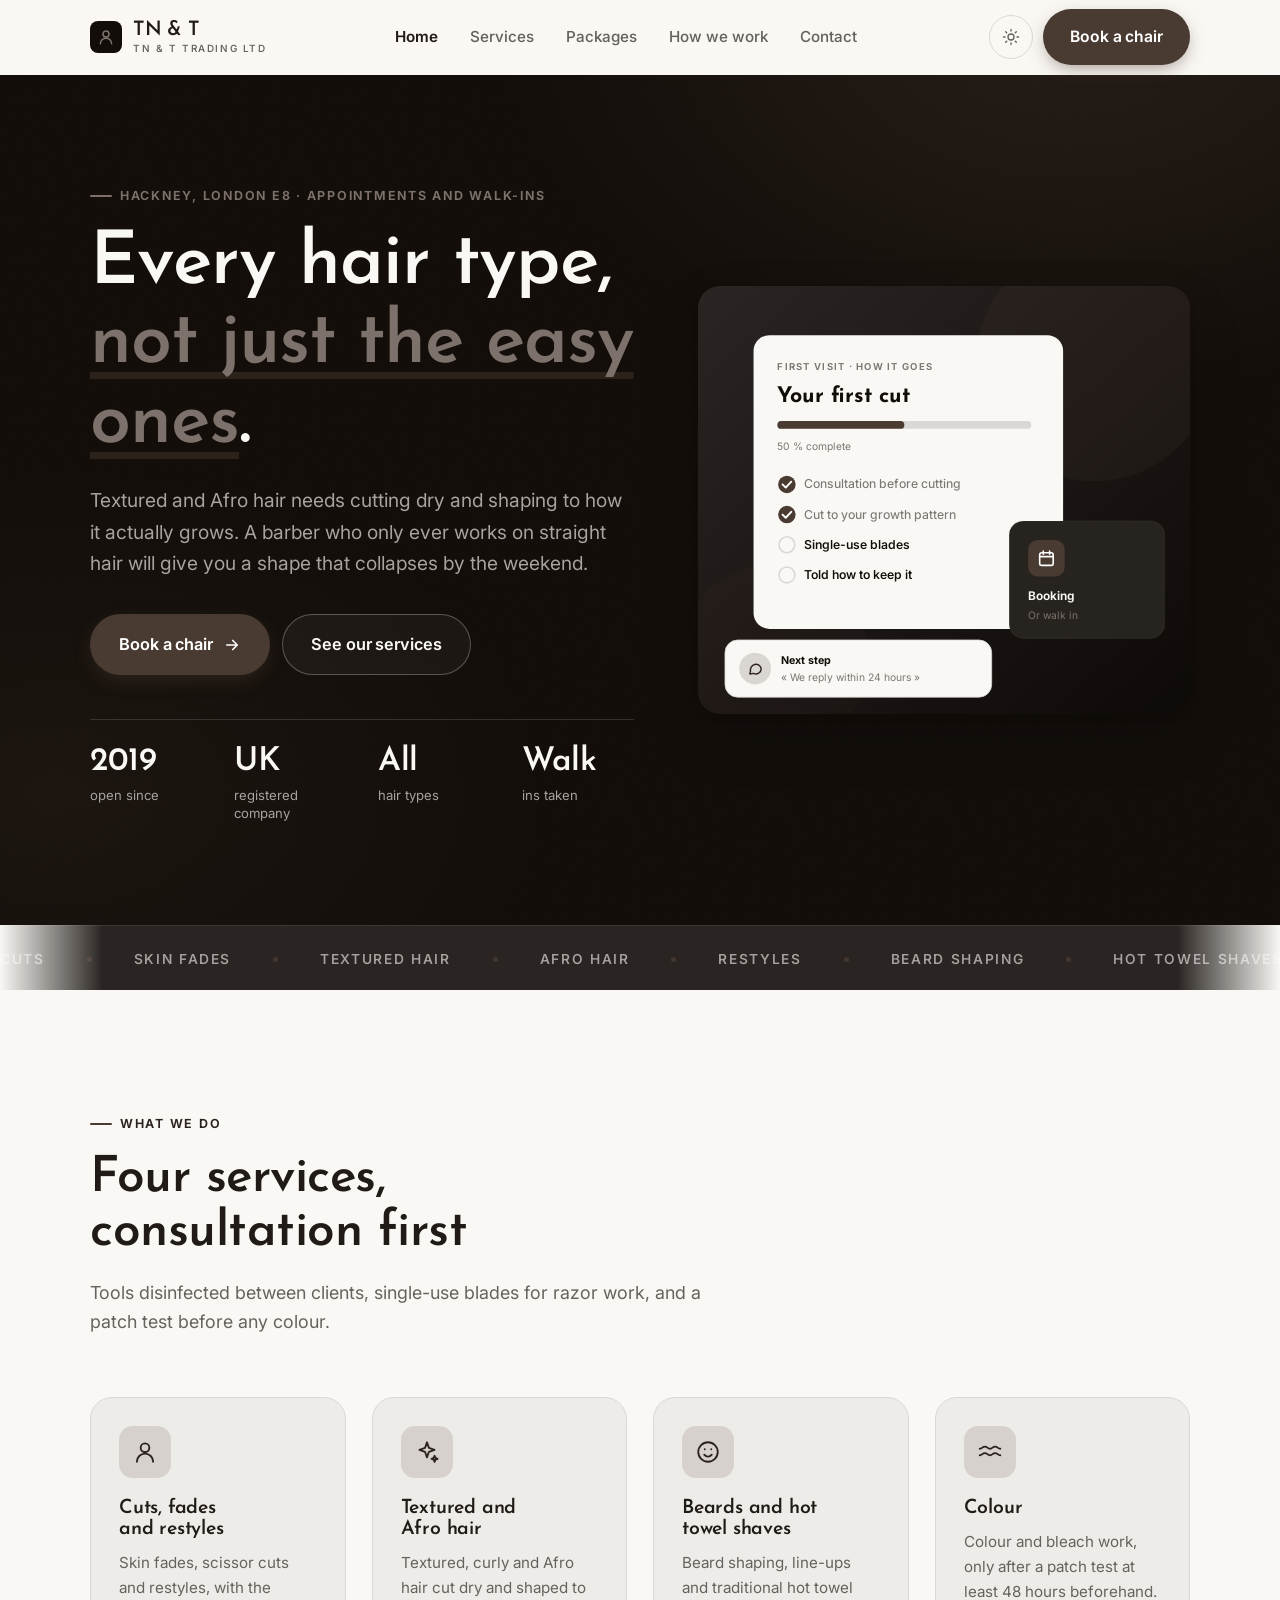
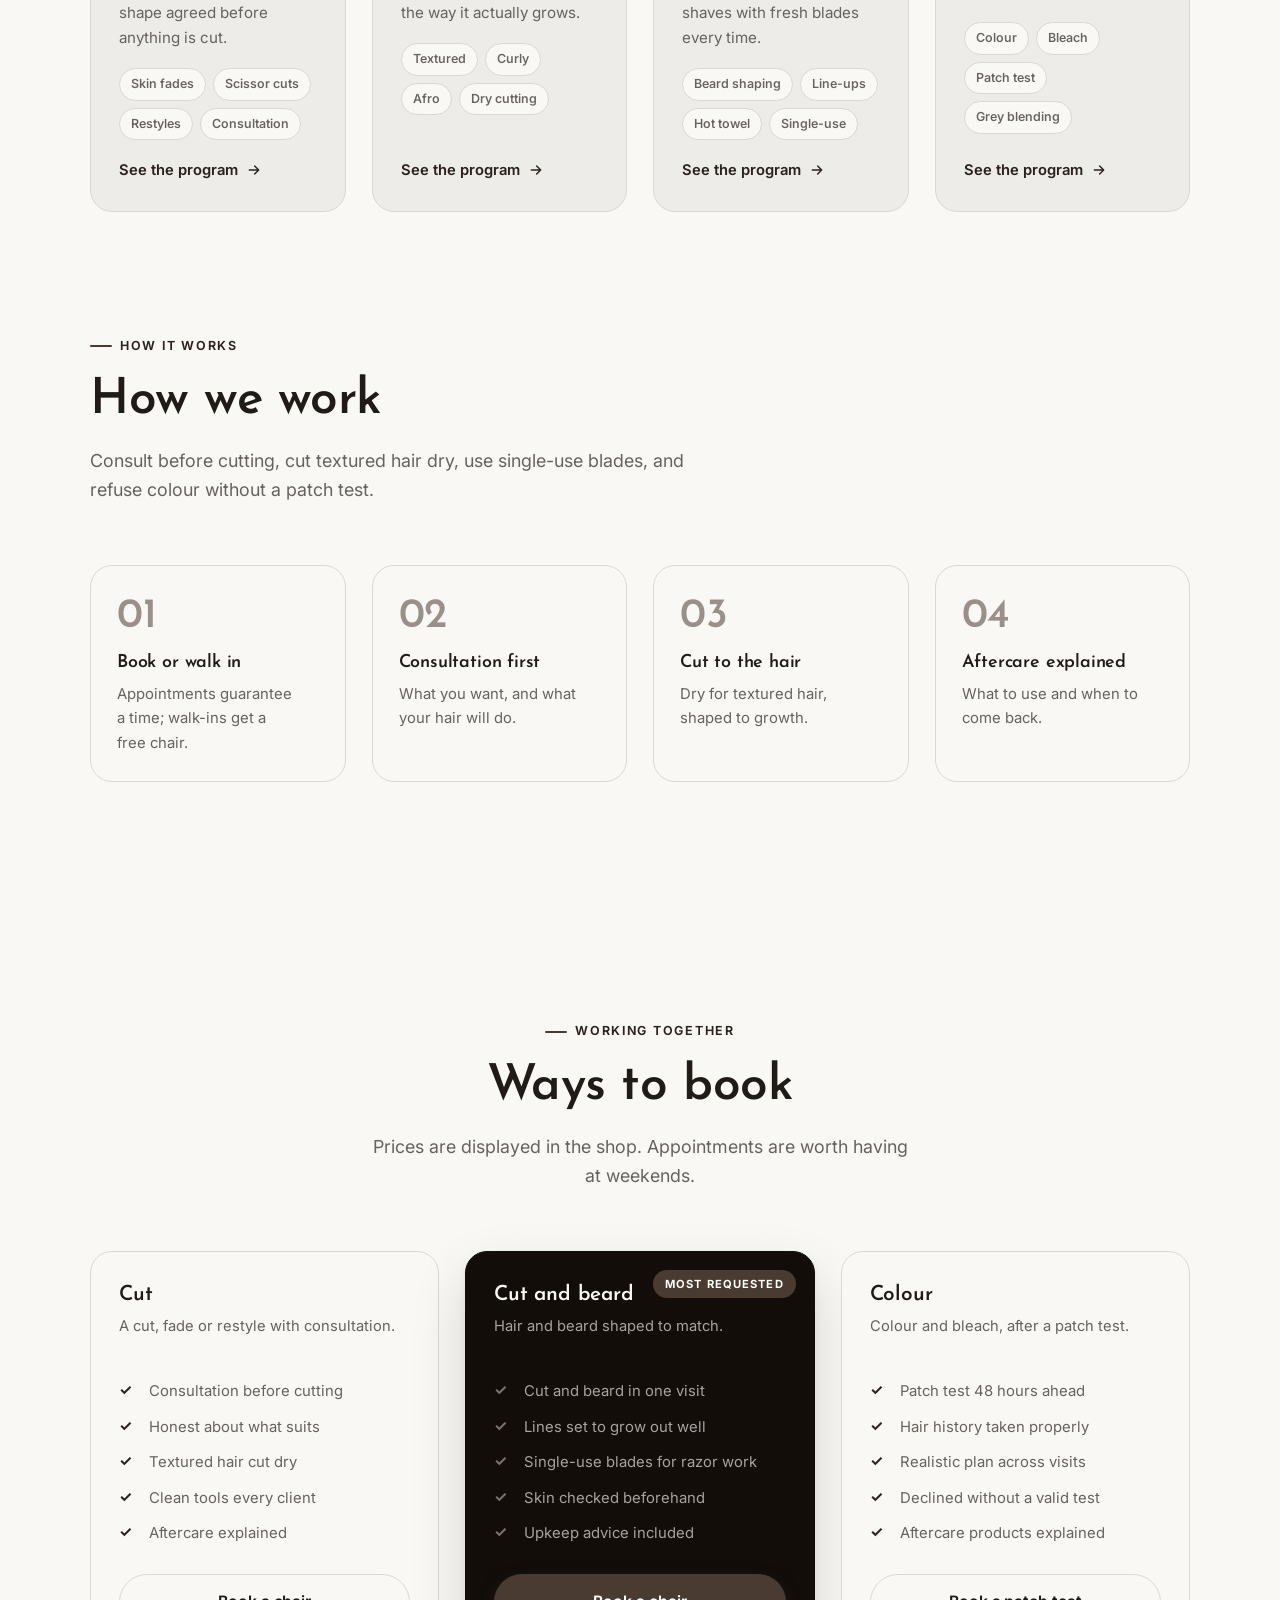
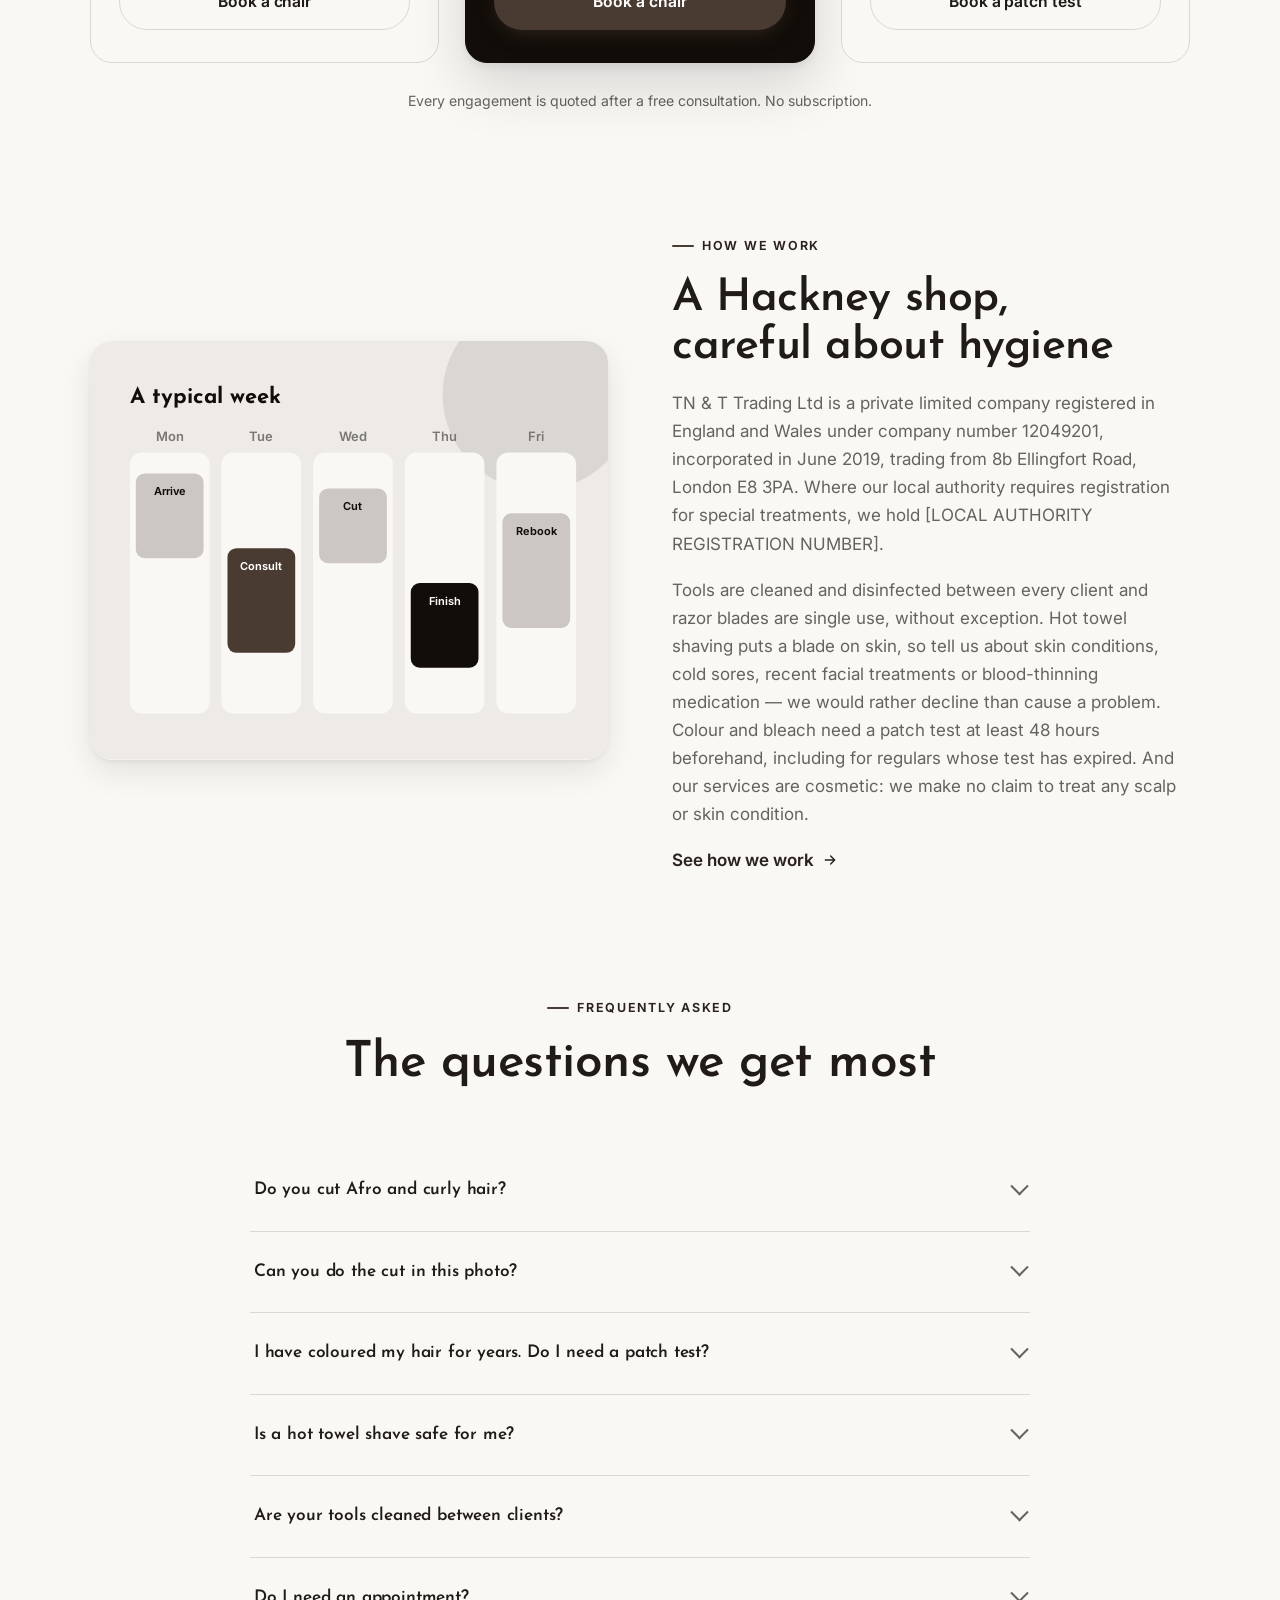
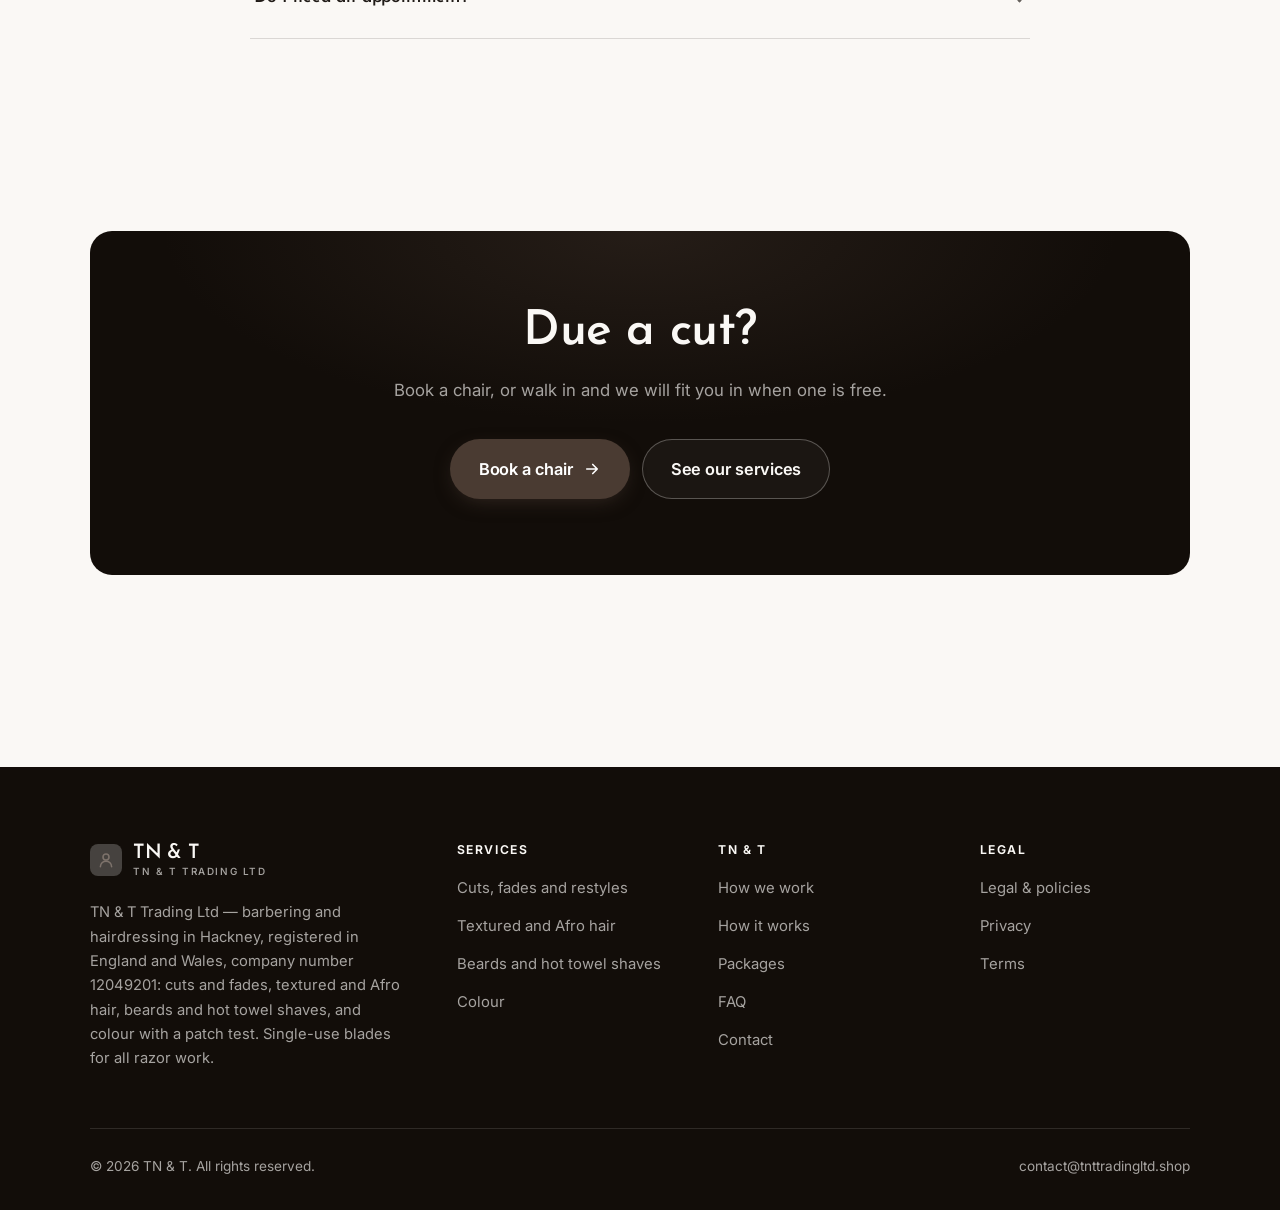
<file: index.html>
<!DOCTYPE html>
<html lang="en" class="no-js">
<head>
<meta charset="utf-8">
<meta name="viewport" content="width=device-width, initial-scale=1">
<title>TN &amp; T Trading Ltd — barbers in Hackney, all hair types</title>
<meta name="description" content="TN &amp; T Trading Ltd, barbering and hairdressing in Hackney E8: cuts and fades, textured and Afro hair, beards and hot towel shaves, and colour with a 48-hour patch test.">
<link rel="canonical" href="https://tnttradingltd.shop/">

<meta property="og:type" content="website">
<meta property="og:url" content="https://tnttradingltd.shop/">
<meta property="og:site_name" content="TN &amp; T">
<meta property="og:locale" content="en_US">
<meta property="og:title" content="TN &amp; T Trading Ltd — barbers in Hackney, all hair types">
<meta property="og:description" content="TN &amp; T Trading Ltd, barbering and hairdressing in Hackney E8: cuts and fades, textured and Afro hair, beards and hot towel shaves, and colour with a 48-hour patch test.">
<meta name="theme-color" content="#120d09">

<link rel="icon" href="assets/img/favicon.svg" type="image/svg+xml">
<link rel="preconnect" href="https://fonts.googleapis.com">
<link rel="preconnect" href="https://fonts.gstatic.com" crossorigin>
<link rel="stylesheet" href="https://fonts.googleapis.com/css2?family=Josefin+Sans:wght@400;600;700&family=Inter:wght@400..700&display=swap">
<link rel="stylesheet" href="assets/css/style.css">

<!-- Thème appliqué avant le premier rendu (évite le flash) -->
<script>
document.documentElement.classList.remove('no-js');
(function(){try{var t=localStorage.getItem('site-theme');if(t){document.documentElement.setAttribute('data-theme',t);}}catch(e){}})();
</script>
<script type="application/ld+json">
{
  "@context": "https://schema.org",
  "@type": "Organization",
  "name": "TN & T",
  "url": "https://tnttradingltd.shop/",
  "email": "contact@tnttradingltd.shop",
  "description": "TN & T Trading Ltd, barbering and hairdressing in Hackney E8: cuts and fades, textured and Afro hair, beards and hot towel shaves, and colour with a 48-hour patch test.",
  "areaServed": "US",
  "knowsLanguage": "en"
}
</script>
</head>

<body>
<a class="skip-link" href="#main">Skip to main content</a>

<header class="site-header">
  <nav class="wrap nav" aria-label="Main navigation">
    <a class="brand" href="index.html">
      <svg class="brand__mark" viewBox="0 0 64 64" aria-hidden="true">
        <rect class="bm-bg" width="64" height="64" rx="16"/>
        <g class="bm-ic" transform="translate(14 14) scale(1.5)" fill="none" stroke-width="2.1" stroke-linecap="round" stroke-linejoin="round"><circle cx="12" cy="8" r="4"/><path d="M4.5 21a7.5 7.5 0 0 1 15 0"/></g>
      </svg>
      <span>TN &amp; T<span class="brand__sub">TN &amp; T Trading Ltd</span></span>
    </a>

    <ul class="nav__links" id="nav-links">
      <li><a href="index.html" aria-current="page">Home</a></li>
      <li><a href="programs.html">Services</a></li>
      <li><a href="index.html#pricing">Packages</a></li>
      <li><a href="about.html">How we work</a></li>
      <li><a href="contact.html">Contact</a></li>
      <li><a class="btn btn--primary" href="contact.html">Book a chair</a></li>
    </ul>

    <div class="nav__cta">
      <button class="theme-toggle" type="button" aria-label="Switch to dark theme">
        <svg class="icon-sun" viewBox="0 0 24 24" fill="none" stroke="currentColor" stroke-width="1.8" stroke-linecap="round" aria-hidden="true"><circle cx="12" cy="12" r="4"/><path d="M12 2v2m0 16v2M2 12h2m16 0h2M4.9 4.9l1.4 1.4m11.4 11.4 1.4 1.4M19.1 4.9l-1.4 1.4M6.3 17.7l-1.4 1.4"/></svg>
        <svg class="icon-moon" viewBox="0 0 24 24" fill="none" stroke="currentColor" stroke-width="1.8" stroke-linecap="round" stroke-linejoin="round" aria-hidden="true"><path d="M21 12.8A9 9 0 1 1 11.2 3a7 7 0 0 0 9.8 9.8z"/></svg>
      </button>
      <a class="btn btn--primary" href="contact.html">Book a chair</a>
      <button class="nav__toggle" type="button" aria-expanded="false" aria-controls="nav-links" aria-label="Open menu">
        <svg class="icon-open" viewBox="0 0 24 24" fill="none" stroke="currentColor" stroke-width="2" stroke-linecap="round" aria-hidden="true"><path d="M3 6h18M3 12h18M3 18h18"/></svg>
        <svg class="icon-close" viewBox="0 0 24 24" fill="none" stroke="currentColor" stroke-width="2" stroke-linecap="round" aria-hidden="true"><path d="M6 6l12 12M18 6L6 18"/></svg>
      </button>
    </div>
  </nav>
</header>

<main id="main">

<section class="hero">
  <div class="wrap hero__inner">
    <div>
      <span class="eyebrow hero__eyebrow">Hackney, London E8 · Appointments and walk-ins</span>
      <h1>Every hair type,<br> <em>not just the easy ones</em>.</h1>
      <p class="hero__lede">Textured and Afro hair needs cutting dry and shaping to how it actually grows. A barber who only ever works on straight hair will give you a shape that collapses by the weekend.</p>

      <div class="hero__actions">
        <a class="btn btn--primary btn--lg" href="contact.html">Book a chair <svg viewBox="0 0 24 24" fill="none" stroke="currentColor" stroke-width="2.2" stroke-linecap="round" stroke-linejoin="round" aria-hidden="true"><path d="M5 12h14M13 6l6 6-6 6"/></svg></a>
        <a class="btn btn--on-dark btn--lg" href="programs.html">See our services</a>
      </div>

      <ul class="hero__proof">
        <li><span class="stat__num">2019</span><span class="stat__label">open since</span></li>
        <li><span class="stat__num">UK</span><span class="stat__label">registered company</span></li>
        <li><span class="stat__num">All</span><span class="stat__label">hair types</span></li>
        <li><span class="stat__num">Walk</span><span class="stat__label">ins taken</span></li>
      </ul>
    </div>

    <div class="hero__art">
      <svg viewBox="0 0 620 540" role="img" aria-label="How a first visit to TN &amp; T works, from consultation to aftercare.">
        <defs>
          <linearGradient id="hbg" x1="0" y1="0" x2="1" y2="1">
            <stop offset="0" stop-color="#2a2522"/><stop offset="1" stop-color="#0e0a07"/>
          </linearGradient>
        </defs>
        <rect width="620" height="540" rx="22" fill="url(#hbg)"/>
        <circle cx="500" cy="96" r="150" fill="#4a3b32" opacity=".16"/>
        <circle cx="96" cy="470" r="120" fill="#4a3b32" opacity=".08"/>

        <g style="font-family: var(--font-body)">
          <!-- Carte programme -->
          <rect x="70" y="62" width="390" height="370" rx="20" fill="#faf8f5"/>
          <text x="100" y="106" font-size="12" font-weight="650" letter-spacing="1.6" fill="#7a7773">FIRST VISIT · HOW IT GOES</text>
          <text x="100" y="146" font-size="27" font-weight="700" fill="#120d09" style="font-family: var(--font-display)">Your first cut</text>
          <rect x="100" y="170" width="320" height="10" rx="5" fill="#dad7d4"/>
          <rect x="100" y="170" width="160" height="10" rx="5" fill="#4a3b32"/>
          <text x="100" y="206" font-size="13" fill="#7a7773">50 % complete</text>
          <circle cx="112" cy="250" r="11" fill="#4a3b32"/><path d="M106.5 250l4 4 7-7.5" fill="none" stroke="#ffffff" stroke-width="2.4" stroke-linecap="round" stroke-linejoin="round"/><text x="134" y="255" font-size="15.5" fill="#7a7773" font-weight="450">Consultation before cutting</text>
          <circle cx="112" cy="288" r="11" fill="#4a3b32"/><path d="M106.5 288l4 4 7-7.5" fill="none" stroke="#ffffff" stroke-width="2.4" stroke-linecap="round" stroke-linejoin="round"/><text x="134" y="293" font-size="15.5" fill="#7a7773" font-weight="450">Cut to your growth pattern</text>
          <circle cx="112" cy="326" r="10" fill="none" stroke="#dad7d4" stroke-width="2"/><text x="134" y="331" font-size="15.5" fill="#120d09" font-weight="560">Single-use blades</text>
          <circle cx="112" cy="364" r="10" fill="none" stroke="#dad7d4" stroke-width="2"/><text x="134" y="369" font-size="15.5" fill="#120d09" font-weight="560">Told how to keep it</text>

          <!-- Carte séance -->
          <rect x="392" y="296" width="196" height="148" rx="18" fill="#27231f" stroke="#ffffff" stroke-opacity=".08"/>
          <rect x="416" y="320" width="46" height="46" rx="12" fill="#4a3b32"/>
          <g transform="translate(427 331)" fill="none" stroke="#ffffff" color="#ffffff" stroke-width="2" stroke-linecap="round" stroke-linejoin="round"><rect x="3.5" y="5" width="17" height="16" rx="2.5"/><path d="M8 3v4M16 3v4M3.5 10h17"/></g>
          <text x="416" y="396" font-size="15" font-weight="650" fill="#faf8f5">Booking</text>
          <text x="416" y="420" font-size="13" fill="#7d726b">Or walk in</text>

          <!-- Retour du coach -->
          <rect x="34" y="446" width="336" height="72" rx="16" fill="#faf8f5" stroke="#dad7d4"/>
          <circle cx="72" cy="482" r="20" fill="#dad6d2"/>
          <g transform="translate(62 472) scale(.84)" fill="none" stroke="#302621" stroke-width="2.2" stroke-linecap="round" stroke-linejoin="round"><path d="M21 12a8 8 0 0 1-11.6 7.1L4 20l1-4.6A8 8 0 1 1 21 12z"/></g>
          <text x="104" y="476" font-size="13.5" font-weight="700" fill="#120d09">Next step</text>
          <text x="104" y="498" font-size="13" fill="#7a7773">« We reply within 24 hours »</text>
        </g>
      </svg>
    </div>
  </div>
</section>

<div class="marquee" aria-hidden="true">
  <div class="marquee__track"><span>Cuts</span><span>Skin fades</span><span>Textured hair</span><span>Afro hair</span><span>Restyles</span><span>Beard shaping</span><span>Hot towel shaves</span><span>Colour</span><span>Patch tested</span><span>Hackney</span><span>Cuts</span><span>Skin fades</span><span>Textured hair</span><span>Afro hair</span><span>Restyles</span><span>Beard shaping</span><span>Hot towel shaves</span><span>Colour</span><span>Patch tested</span><span>Hackney</span></div>
</div>

<section class="section wrap" id="programs">
  <div class="section-head reveal">
    <span class="eyebrow">What we do</span>
    <h2>Four services, consultation first</h2>
    <p>Tools disinfected between clients, single-use blades for razor work, and a patch test before any colour.</p>
  </div>
  <div class="grid grid--4 reveal-group">
    <a class="card" href="programs.html#cuts">
      <div class="card__icon"><svg viewBox="0 0 24 24" fill="none" stroke="currentColor" stroke-width="1.7" stroke-linecap="round" stroke-linejoin="round" aria-hidden="true"><circle cx="12" cy="8" r="4"/><path d="M4.5 21a7.5 7.5 0 0 1 15 0"/></svg></div>
      <h3>Cuts, fades and restyles</h3>
      <p>Skin fades, scissor cuts and restyles, with the shape agreed before anything is cut.</p>
      <ul class="tags"><li>Skin fades</li><li>Scissor cuts</li><li>Restyles</li><li>Consultation</li></ul>
      <span class="arrow-link">See the program <svg viewBox="0 0 24 24" fill="none" stroke="currentColor" stroke-width="2.2" stroke-linecap="round" stroke-linejoin="round" aria-hidden="true"><path d="M5 12h14M13 6l6 6-6 6"/></svg></span>
    </a>
    <a class="card" href="programs.html#textured">
      <div class="card__icon"><svg viewBox="0 0 24 24" fill="none" stroke="currentColor" stroke-width="1.7" stroke-linecap="round" stroke-linejoin="round" aria-hidden="true"><path d="M12 3l1.8 5.2L19 10l-5.2 1.8L12 17l-1.8-5.2L5 10l5.2-1.8zM19 15.5l.8 2 2 .8-2 .8-.8 2-.8-2-2-.8 2-.8z"/></svg></div>
      <h3>Textured and Afro hair</h3>
      <p>Textured, curly and Afro hair cut dry and shaped to the way it actually grows.</p>
      <ul class="tags"><li>Textured</li><li>Curly</li><li>Afro</li><li>Dry cutting</li></ul>
      <span class="arrow-link">See the program <svg viewBox="0 0 24 24" fill="none" stroke="currentColor" stroke-width="2.2" stroke-linecap="round" stroke-linejoin="round" aria-hidden="true"><path d="M5 12h14M13 6l6 6-6 6"/></svg></span>
    </a>
    <a class="card" href="programs.html#beards">
      <div class="card__icon"><svg viewBox="0 0 24 24" fill="none" stroke="currentColor" stroke-width="1.7" stroke-linecap="round" stroke-linejoin="round" aria-hidden="true"><circle cx="12" cy="12" r="9"/><path d="M8.5 14.5c1 1.2 2.2 1.8 3.5 1.8s2.5-.6 3.5-1.8M9 9.5h.01M15 9.5h.01"/></svg></div>
      <h3>Beards and hot towel shaves</h3>
      <p>Beard shaping, line-ups and traditional hot towel shaves with fresh blades every time.</p>
      <ul class="tags"><li>Beard shaping</li><li>Line-ups</li><li>Hot towel</li><li>Single-use</li></ul>
      <span class="arrow-link">See the program <svg viewBox="0 0 24 24" fill="none" stroke="currentColor" stroke-width="2.2" stroke-linecap="round" stroke-linejoin="round" aria-hidden="true"><path d="M5 12h14M13 6l6 6-6 6"/></svg></span>
    </a>
    <a class="card" href="programs.html#colour">
      <div class="card__icon"><svg viewBox="0 0 24 24" fill="none" stroke="currentColor" stroke-width="1.7" stroke-linecap="round" stroke-linejoin="round" aria-hidden="true"><path d="M2.5 9c2.4 0 2.4-2 4.75-2s2.4 2 4.75 2 2.4-2 4.75-2 2.4 2 4.75 2M2.5 15c2.4 0 2.4-2 4.75-2s2.4 2 4.75 2 2.4-2 4.75-2 2.4 2 4.75 2"/></svg></div>
      <h3>Colour</h3>
      <p>Colour and bleach work, only after a patch test at least 48 hours beforehand.</p>
      <ul class="tags"><li>Colour</li><li>Bleach</li><li>Patch test</li><li>Grey blending</li></ul>
      <span class="arrow-link">See the program <svg viewBox="0 0 24 24" fill="none" stroke="currentColor" stroke-width="2.2" stroke-linecap="round" stroke-linejoin="round" aria-hidden="true"><path d="M5 12h14M13 6l6 6-6 6"/></svg></span>
    </a>
  </div>
</section>

<section class="section section--flush wrap" id="how-it-works">
  <div class="section-head reveal">
    <span class="eyebrow">How it works</span>
    <h2>How we work</h2>
    <p>Consult before cutting, cut textured hair dry, use single-use blades, and refuse colour without a patch test.</p>
  </div>
  <div class="grid grid--4 steps reveal-group">
    <article class="step">
      <h3>Book or walk in</h3>
      <p>Appointments guarantee a time; walk-ins get a free chair.</p>
    </article>
    <article class="step">
      <h3>Consultation first</h3>
      <p>What you want, and what your hair will do.</p>
    </article>
    <article class="step">
      <h3>Cut to the hair</h3>
      <p>Dry for textured hair, shaped to growth.</p>
    </article>
    <article class="step">
      <h3>Aftercare explained</h3>
      <p>What to use and when to come back.</p>
    </article>
  </div>
</section>

<section class="section wrap" id="pricing">
  <div class="section-head section-head--center reveal">
    <span class="eyebrow">Working together</span>
    <h2>Ways to book</h2>
    <p>Prices are displayed in the shop. Appointments are worth having at weekends.</p>
  </div>
  <div class="grid grid--3 plans reveal-group">
    <article class="plan">
      
      <h3>Cut</h3>
      <p class="plan__desc">A cut, fade or restyle with consultation.</p>
      
      <ul class="plan__features">
        <li>Consultation before cutting</li>
        <li>Honest about what suits</li>
        <li>Textured hair cut dry</li>
        <li>Clean tools every client</li>
        <li>Aftercare explained</li>
      </ul>
      <a class="btn btn--ghost btn--block" href="contact.html">Book a chair</a>
    </article>
    <article class="plan plan--featured">
      <span class="plan__tag">Most requested</span>
      <h3>Cut and beard</h3>
      <p class="plan__desc">Hair and beard shaped to match.</p>
      
      <ul class="plan__features">
        <li>Cut and beard in one visit</li>
        <li>Lines set to grow out well</li>
        <li>Single-use blades for razor work</li>
        <li>Skin checked beforehand</li>
        <li>Upkeep advice included</li>
      </ul>
      <a class="btn btn--primary btn--block" href="contact.html">Book a chair</a>
    </article>
    <article class="plan">
      
      <h3>Colour</h3>
      <p class="plan__desc">Colour and bleach, after a patch test.</p>
      
      <ul class="plan__features">
        <li>Patch test 48 hours ahead</li>
        <li>Hair history taken properly</li>
        <li>Realistic plan across visits</li>
        <li>Declined without a valid test</li>
        <li>Aftercare products explained</li>
      </ul>
      <a class="btn btn--ghost btn--block" href="contact.html">Book a patch test</a>
    </article>
  </div>
  <p class="plans-note">Every engagement is quoted after a free consultation. No subscription.</p>
</section>

<section class="section section--flush wrap">
  <div class="split reveal">
    <div class="split__art">
      <svg viewBox="0 0 520 420" role="img" aria-label="Example of a typical week: Arrive, Consult, Cut, Finish, Rebook.">
        <rect width="520" height="420" rx="20" fill="#eeebe7"/>
        <circle cx="450" cy="54" r="96" fill="#4a3b32" opacity=".12"/>
        <g style="font-family: var(--font-body)">
        <text x="40" y="62" font-size="22" font-weight="700" fill="#120d09" style="font-family: var(--font-display)">A typical week</text>
        <text x="80" y="100" text-anchor="middle" font-size="13" font-weight="600" fill="#7a7773">Mon</text>
        <rect x="40" y="112" width="80" height="262" rx="12" fill="#faf8f5"/>
        <rect x="46" y="133" width="68" height="85" rx="9" fill="#ccc7c2"/>
        <text x="80" y="155" text-anchor="middle" font-size="11" font-weight="650" fill="#120d09">Arrive</text>
        <text x="172" y="100" text-anchor="middle" font-size="13" font-weight="600" fill="#7a7773">Tue</text>
        <rect x="132" y="112" width="80" height="262" rx="12" fill="#faf8f5"/>
        <rect x="138" y="208" width="68" height="105" rx="9" fill="#4a3b32"/>
        <text x="172" y="230" text-anchor="middle" font-size="11" font-weight="650" fill="#ffffff">Consult</text>
        <text x="264" y="100" text-anchor="middle" font-size="13" font-weight="600" fill="#7a7773">Wed</text>
        <rect x="224" y="112" width="80" height="262" rx="12" fill="#faf8f5"/>
        <rect x="230" y="148" width="68" height="75" rx="9" fill="#ccc7c2"/>
        <text x="264" y="170" text-anchor="middle" font-size="11" font-weight="650" fill="#120d09">Cut</text>
        <text x="356" y="100" text-anchor="middle" font-size="13" font-weight="600" fill="#7a7773">Thu</text>
        <rect x="316" y="112" width="80" height="262" rx="12" fill="#faf8f5"/>
        <rect x="322" y="243" width="68" height="85" rx="9" fill="#120d09"/>
        <text x="356" y="265" text-anchor="middle" font-size="11" font-weight="650" fill="#faf8f5">Finish</text>
        <text x="448" y="100" text-anchor="middle" font-size="13" font-weight="600" fill="#7a7773">Fri</text>
        <rect x="408" y="112" width="80" height="262" rx="12" fill="#faf8f5"/>
        <rect x="414" y="173" width="68" height="115" rx="9" fill="#ccc7c2"/>
        <text x="448" y="195" text-anchor="middle" font-size="11" font-weight="650" fill="#120d09">Rebook</text>
        </g>
      </svg>
    </div>
    <div>
      <span class="eyebrow">How we work</span>
      <h2>A Hackney shop, careful about hygiene</h2>
      <p>TN &amp; T Trading Ltd is a private limited company registered in England and Wales under company number 12049201, incorporated in June 2019, trading from 8b Ellingfort Road, London E8 3PA. Where our local authority requires registration for special treatments, we hold [LOCAL AUTHORITY REGISTRATION NUMBER].</p>
      <p>Tools are cleaned and disinfected between every client and razor blades are single use, without exception. Hot towel shaving puts a blade on skin, so tell us about skin conditions, cold sores, recent facial treatments or blood-thinning medication — we would rather decline than cause a problem. Colour and bleach need a patch test at least 48 hours beforehand, including for regulars whose test has expired. And our services are cosmetic: we make no claim to treat any scalp or skin condition.</p>
      <p><a class="arrow-link" href="about.html">See how we work <svg viewBox="0 0 24 24" fill="none" stroke="currentColor" stroke-width="2.2" stroke-linecap="round" stroke-linejoin="round" aria-hidden="true"><path d="M5 12h14M13 6l6 6-6 6"/></svg></a></p>
    </div>
  </div>
</section>

<section class="section section--flush wrap" id="faq">
  <div class="section-head section-head--center reveal">
    <span class="eyebrow">Frequently asked</span>
    <h2>The questions we get most</h2>
  </div>
  <div class="faq reveal">
    <details>
      <summary>Do you cut Afro and curly hair?</summary>
      <p>Yes, and we cut it dry. Curly and Afro hair behaves differently wet and dry, so cutting it wet means guessing at the finished shape — which is why so many cuts look wrong once they dry.</p>
    </details>
    <details>
      <summary>Can you do the cut in this photo?</summary>
      <p>We will tell you honestly. Hair texture, density, hairline and growth pattern decide a great deal, and the person in the photo may simply have different hair to yours.</p>
    </details>
    <details>
      <summary>I have coloured my hair for years. Do I need a patch test?</summary>
      <p>Yes. Sensitisation can develop after years without any problem, which is exactly why the test is repeated. If your last one is out of date we will decline the colour.</p>
    </details>
    <details>
      <summary>Is a hot towel shave safe for me?</summary>
      <p>Usually, but tell us about skin conditions, cold sores, recent facial treatments or blood thinners first. Sometimes the right answer is to wait, and we will say so.</p>
    </details>
    <details>
      <summary>Are your tools cleaned between clients?</summary>
      <p>Yes, cleaned and disinfected every time, and razor blades are single use. It is worth asking this wherever you go.</p>
    </details>
    <details>
      <summary>Do I need an appointment?</summary>
      <p>Not necessarily — walk in and we will fit you in when a chair is free. At weekends an appointment is worth having, because the wait can be long.</p>
    </details>
  </div>
</section>

<section class="wrap section--tight">
  <div class="cta-band reveal">
    <h2>Due a cut?</h2>
    <p>Book a chair, or walk in and we will fit you in when one is free.</p>
    <div class="hero__actions">
      <a class="btn btn--primary btn--lg" href="contact.html">Book a chair <svg viewBox="0 0 24 24" fill="none" stroke="currentColor" stroke-width="2.2" stroke-linecap="round" stroke-linejoin="round" aria-hidden="true"><path d="M5 12h14M13 6l6 6-6 6"/></svg></a>
      <a class="btn btn--on-dark btn--lg" href="programs.html">See our services</a>
    </div>
  </div>
</section>

</main>

<footer class="site-footer">
  <div class="wrap">
    <div class="footer__grid">
      <div class="footer__brand">
        <a class="brand" href="index.html">
          <svg class="brand__mark" viewBox="0 0 64 64" aria-hidden="true">
        <rect class="bm-bg" width="64" height="64" rx="16"/>
        <g class="bm-ic" transform="translate(14 14) scale(1.5)" fill="none" stroke-width="2.1" stroke-linecap="round" stroke-linejoin="round"><circle cx="12" cy="8" r="4"/><path d="M4.5 21a7.5 7.5 0 0 1 15 0"/></g>
      </svg>
          <span>TN &amp; T<span class="brand__sub">TN &amp; T Trading Ltd</span></span>
        </a>
        <p>TN &amp; T Trading Ltd — barbering and hairdressing in Hackney, registered in England and Wales, company number 12049201: cuts and fades, textured and Afro hair, beards and hot towel shaves, and colour with a patch test. Single-use blades for all razor work.</p>
      </div>

      <div class="footer__col">
        <h4>Services</h4>
        <ul>
          <li><a href="programs.html#cuts">Cuts, fades and restyles</a></li>
          <li><a href="programs.html#textured">Textured and Afro hair</a></li>
          <li><a href="programs.html#beards">Beards and hot towel shaves</a></li>
          <li><a href="programs.html#colour">Colour</a></li>
        </ul>
      </div>

      <div class="footer__col">
        <h4>TN &amp; T</h4>
        <ul>
          <li><a href="about.html">How we work</a></li>
          <li><a href="index.html#how-it-works">How it works</a></li>
          <li><a href="index.html#pricing">Packages</a></li>
          <li><a href="index.html#faq">FAQ</a></li>
          <li><a href="contact.html">Contact</a></li>
        </ul>
      </div>

      <div class="footer__col">
        <h4>Legal</h4>
        <ul>
          <li><a href="legal.html">Legal &amp; policies</a></li>
          <li><a href="legal.html#privacy">Privacy</a></li>
          <li><a href="legal.html#terms">Terms</a></li>
        </ul>
      </div>
    </div>

    <div class="footer__bottom">
      <p>© <span data-year>2026</span> TN &amp; T. All rights reserved.</p>
      <p><a href="mailto:contact@tnttradingltd.shop">contact@tnttradingltd.shop</a></p>
    </div>
  </div>
</footer>

<script src="assets/js/main.js" defer></script>
</body>
</html>
</file>
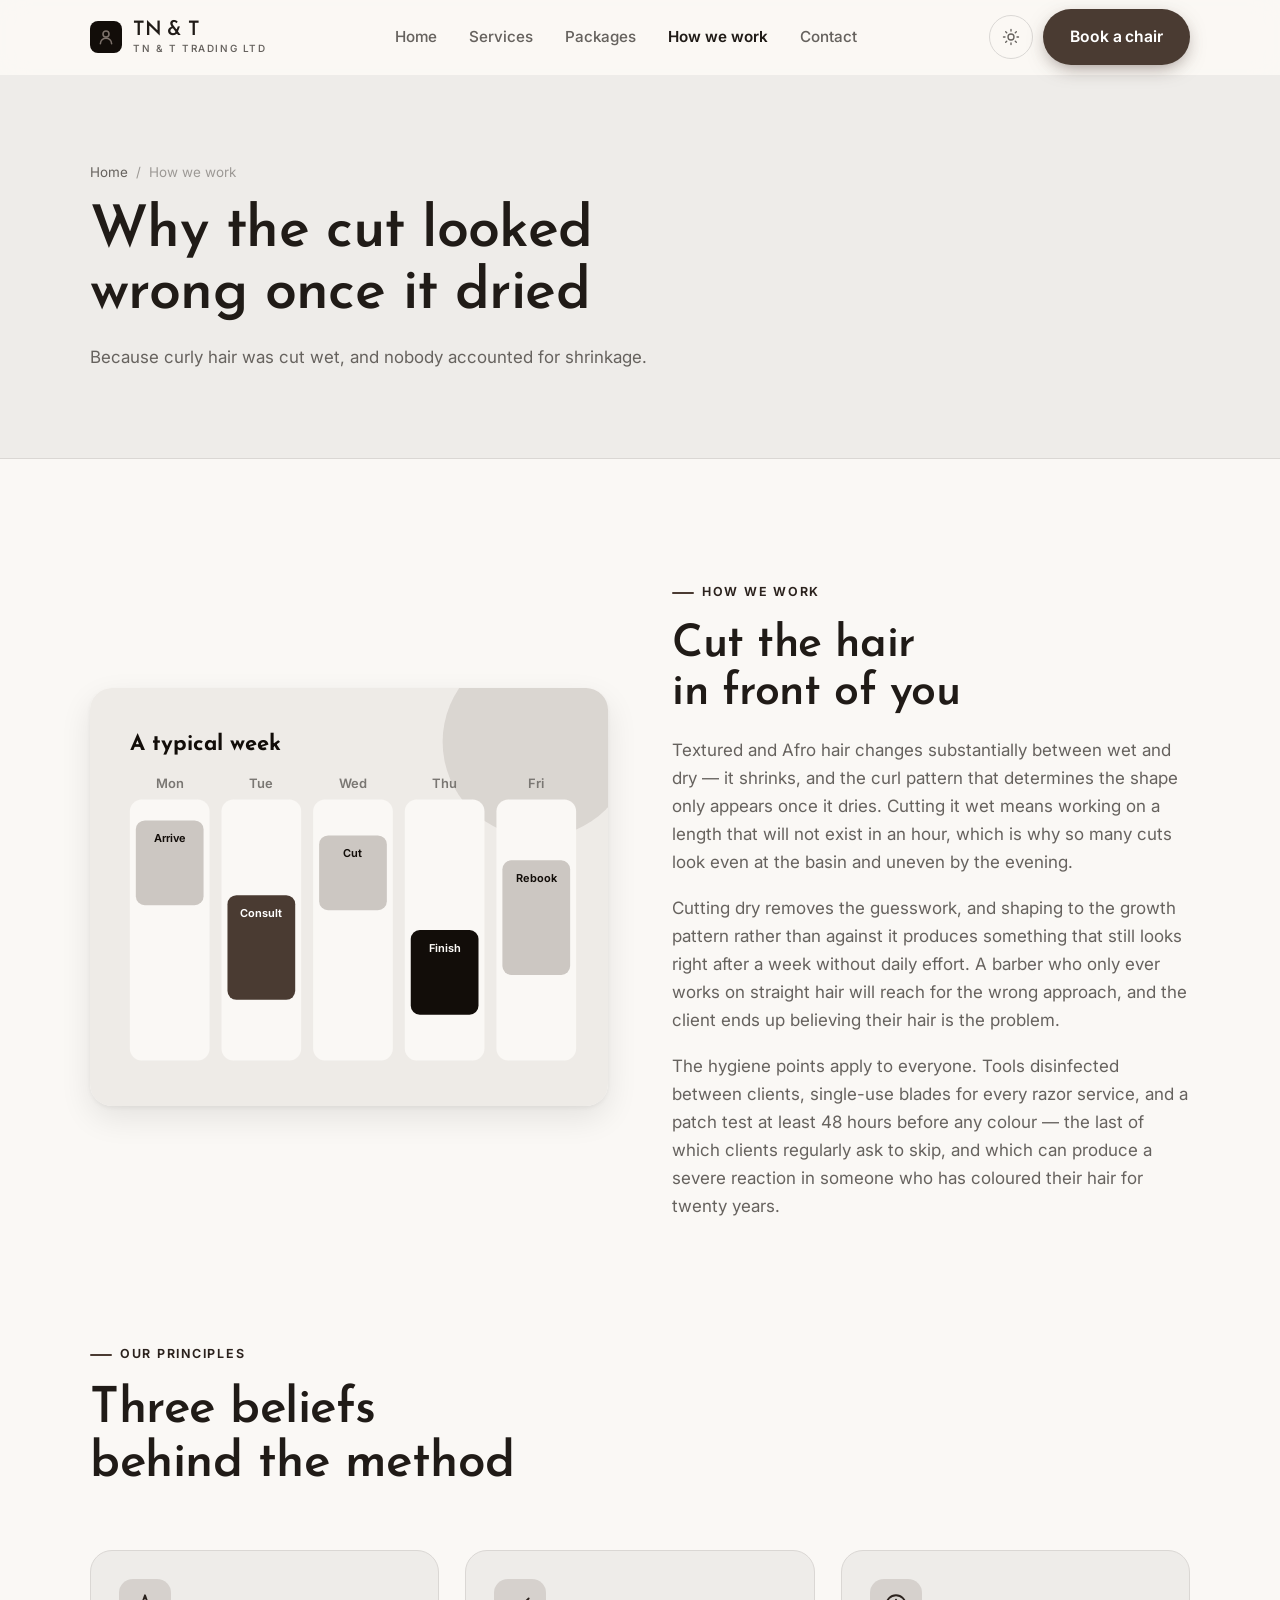
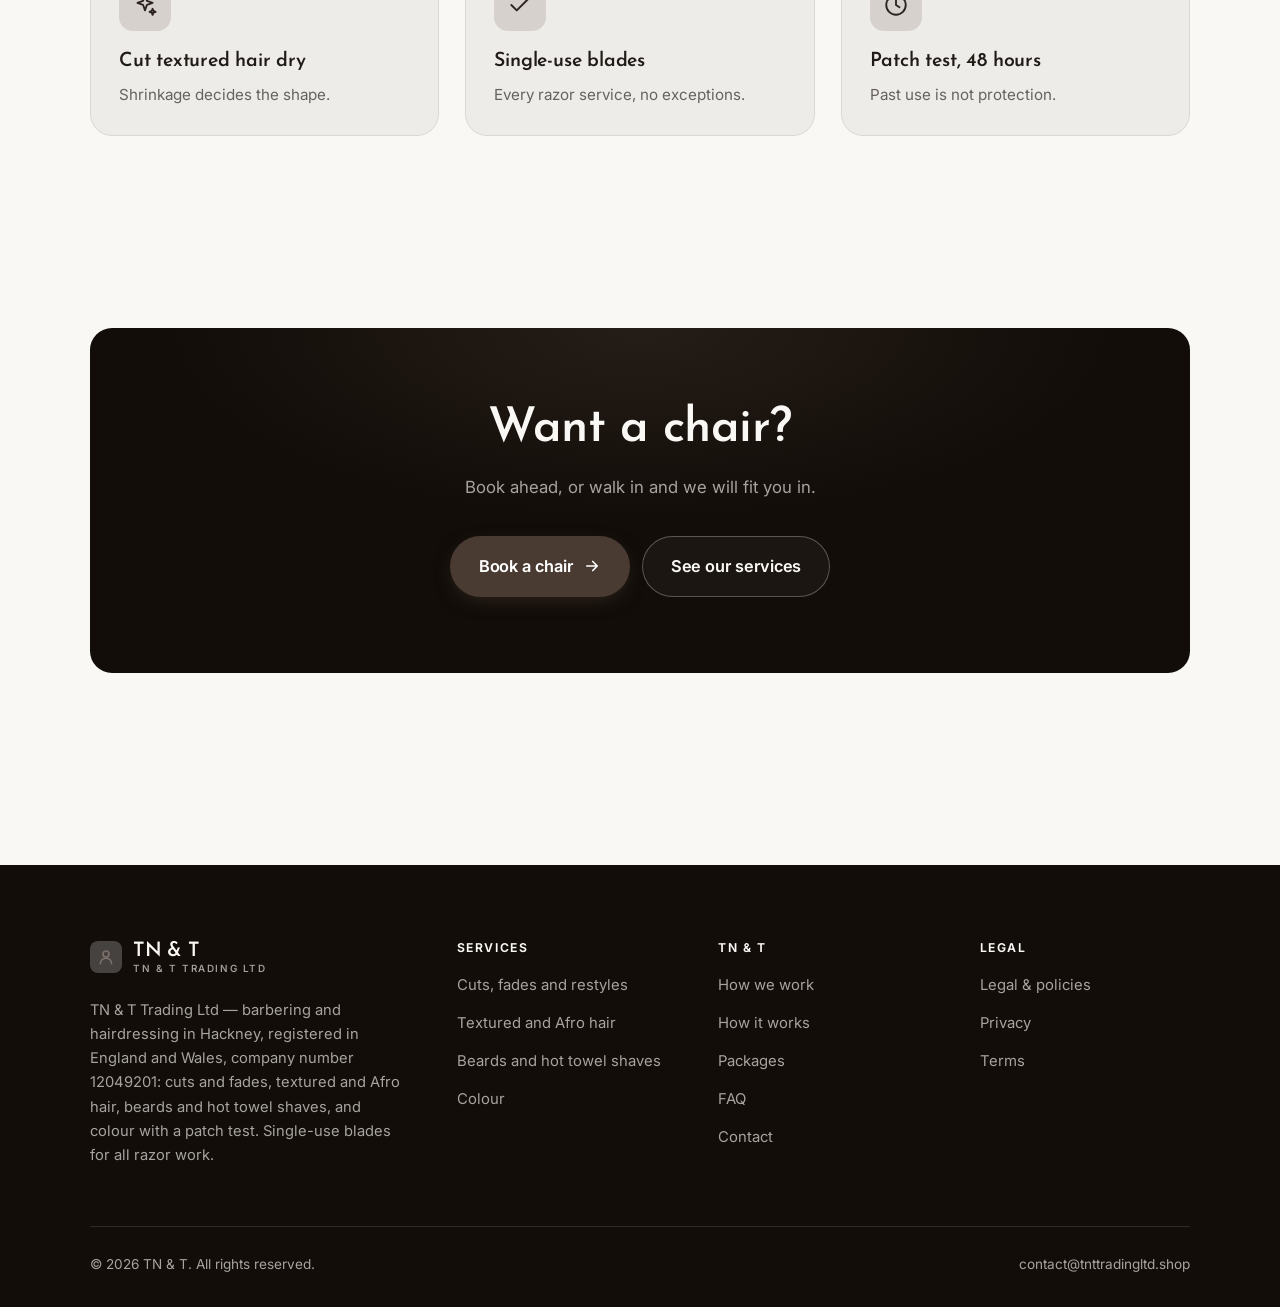
<file: about.html>
<!DOCTYPE html>
<html lang="en" class="no-js">
<head>
<meta charset="utf-8">
<meta name="viewport" content="width=device-width, initial-scale=1">
<title>How we work — TN &amp; T</title>
<meta name="description" content="About TN &amp; T Trading Ltd, barbers in Hackney E8, company number 12049201.">
<link rel="canonical" href="https://tnttradingltd.shop/about.html">

<meta property="og:type" content="website">
<meta property="og:url" content="https://tnttradingltd.shop/about.html">
<meta property="og:site_name" content="TN &amp; T">
<meta property="og:locale" content="en_US">
<meta property="og:title" content="How we work — TN &amp; T">
<meta property="og:description" content="About TN &amp; T Trading Ltd, barbers in Hackney E8, company number 12049201.">
<meta name="theme-color" content="#120d09">

<link rel="icon" href="assets/img/favicon.svg" type="image/svg+xml">
<link rel="preconnect" href="https://fonts.googleapis.com">
<link rel="preconnect" href="https://fonts.gstatic.com" crossorigin>
<link rel="stylesheet" href="https://fonts.googleapis.com/css2?family=Josefin+Sans:wght@400;600;700&family=Inter:wght@400..700&display=swap">
<link rel="stylesheet" href="assets/css/style.css">

<!-- Thème appliqué avant le premier rendu (évite le flash) -->
<script>
document.documentElement.classList.remove('no-js');
(function(){try{var t=localStorage.getItem('site-theme');if(t){document.documentElement.setAttribute('data-theme',t);}}catch(e){}})();
</script>
</head>

<body>
<a class="skip-link" href="#main">Skip to main content</a>

<header class="site-header">
  <nav class="wrap nav" aria-label="Main navigation">
    <a class="brand" href="index.html">
      <svg class="brand__mark" viewBox="0 0 64 64" aria-hidden="true">
        <rect class="bm-bg" width="64" height="64" rx="16"/>
        <g class="bm-ic" transform="translate(14 14) scale(1.5)" fill="none" stroke-width="2.1" stroke-linecap="round" stroke-linejoin="round"><circle cx="12" cy="8" r="4"/><path d="M4.5 21a7.5 7.5 0 0 1 15 0"/></g>
      </svg>
      <span>TN &amp; T<span class="brand__sub">TN &amp; T Trading Ltd</span></span>
    </a>

    <ul class="nav__links" id="nav-links">
      <li><a href="index.html">Home</a></li>
      <li><a href="programs.html">Services</a></li>
      <li><a href="index.html#pricing">Packages</a></li>
      <li><a href="about.html" aria-current="page">How we work</a></li>
      <li><a href="contact.html">Contact</a></li>
      <li><a class="btn btn--primary" href="contact.html">Book a chair</a></li>
    </ul>

    <div class="nav__cta">
      <button class="theme-toggle" type="button" aria-label="Switch to dark theme">
        <svg class="icon-sun" viewBox="0 0 24 24" fill="none" stroke="currentColor" stroke-width="1.8" stroke-linecap="round" aria-hidden="true"><circle cx="12" cy="12" r="4"/><path d="M12 2v2m0 16v2M2 12h2m16 0h2M4.9 4.9l1.4 1.4m11.4 11.4 1.4 1.4M19.1 4.9l-1.4 1.4M6.3 17.7l-1.4 1.4"/></svg>
        <svg class="icon-moon" viewBox="0 0 24 24" fill="none" stroke="currentColor" stroke-width="1.8" stroke-linecap="round" stroke-linejoin="round" aria-hidden="true"><path d="M21 12.8A9 9 0 1 1 11.2 3a7 7 0 0 0 9.8 9.8z"/></svg>
      </button>
      <a class="btn btn--primary" href="contact.html">Book a chair</a>
      <button class="nav__toggle" type="button" aria-expanded="false" aria-controls="nav-links" aria-label="Open menu">
        <svg class="icon-open" viewBox="0 0 24 24" fill="none" stroke="currentColor" stroke-width="2" stroke-linecap="round" aria-hidden="true"><path d="M3 6h18M3 12h18M3 18h18"/></svg>
        <svg class="icon-close" viewBox="0 0 24 24" fill="none" stroke="currentColor" stroke-width="2" stroke-linecap="round" aria-hidden="true"><path d="M6 6l12 12M18 6L6 18"/></svg>
      </button>
    </div>
  </nav>
</header>

<main id="main">

<section class="page-head">
  <div class="wrap">
    <nav class="breadcrumb" aria-label="Breadcrumb">
      <a href="index.html">Home</a><span>/</span><span aria-current="page">How we work</span>
    </nav>
    <h1>Why the cut looked wrong once it dried</h1>
    <p>Because curly hair was cut wet, and nobody accounted for shrinkage.</p>
  </div>
</section>

<section class="section wrap">
  <div class="split reveal">
    <div class="split__art">
      <svg viewBox="0 0 520 420" role="img" aria-label="Example of a typical week: Arrive, Consult, Cut, Finish, Rebook.">
        <rect width="520" height="420" rx="20" fill="#eeebe7"/>
        <circle cx="450" cy="54" r="96" fill="#4a3b32" opacity=".12"/>
        <g style="font-family: var(--font-body)">
        <text x="40" y="62" font-size="22" font-weight="700" fill="#120d09" style="font-family: var(--font-display)">A typical week</text>
        <text x="80" y="100" text-anchor="middle" font-size="13" font-weight="600" fill="#7a7773">Mon</text>
        <rect x="40" y="112" width="80" height="262" rx="12" fill="#faf8f5"/>
        <rect x="46" y="133" width="68" height="85" rx="9" fill="#ccc7c2"/>
        <text x="80" y="155" text-anchor="middle" font-size="11" font-weight="650" fill="#120d09">Arrive</text>
        <text x="172" y="100" text-anchor="middle" font-size="13" font-weight="600" fill="#7a7773">Tue</text>
        <rect x="132" y="112" width="80" height="262" rx="12" fill="#faf8f5"/>
        <rect x="138" y="208" width="68" height="105" rx="9" fill="#4a3b32"/>
        <text x="172" y="230" text-anchor="middle" font-size="11" font-weight="650" fill="#ffffff">Consult</text>
        <text x="264" y="100" text-anchor="middle" font-size="13" font-weight="600" fill="#7a7773">Wed</text>
        <rect x="224" y="112" width="80" height="262" rx="12" fill="#faf8f5"/>
        <rect x="230" y="148" width="68" height="75" rx="9" fill="#ccc7c2"/>
        <text x="264" y="170" text-anchor="middle" font-size="11" font-weight="650" fill="#120d09">Cut</text>
        <text x="356" y="100" text-anchor="middle" font-size="13" font-weight="600" fill="#7a7773">Thu</text>
        <rect x="316" y="112" width="80" height="262" rx="12" fill="#faf8f5"/>
        <rect x="322" y="243" width="68" height="85" rx="9" fill="#120d09"/>
        <text x="356" y="265" text-anchor="middle" font-size="11" font-weight="650" fill="#faf8f5">Finish</text>
        <text x="448" y="100" text-anchor="middle" font-size="13" font-weight="600" fill="#7a7773">Fri</text>
        <rect x="408" y="112" width="80" height="262" rx="12" fill="#faf8f5"/>
        <rect x="414" y="173" width="68" height="115" rx="9" fill="#ccc7c2"/>
        <text x="448" y="195" text-anchor="middle" font-size="11" font-weight="650" fill="#120d09">Rebook</text>
        </g>
      </svg>
    </div>
    <div>
      <span class="eyebrow">How we work</span>
      <h2>Cut the hair in front of you</h2>
      <p>Textured and Afro hair changes substantially between wet and dry — it shrinks, and the curl pattern that determines the shape only appears once it dries. Cutting it wet means working on a length that will not exist in an hour, which is why so many cuts look even at the basin and uneven by the evening.</p>
      <p>Cutting dry removes the guesswork, and shaping to the growth pattern rather than against it produces something that still looks right after a week without daily effort. A barber who only ever works on straight hair will reach for the wrong approach, and the client ends up believing their hair is the problem.</p>
      <p>The hygiene points apply to everyone. Tools disinfected between clients, single-use blades for every razor service, and a patch test at least 48 hours before any colour — the last of which clients regularly ask to skip, and which can produce a severe reaction in someone who has coloured their hair for twenty years.</p>
      <!--
        TO DO: add a short introduction of the coach (name, real background),
        with a photo if possible. Do not invent credentials — see README.md.
      -->
    </div>
  </div>
</section>

<section class="section section--flush wrap">
  <div class="section-head reveal">
    <span class="eyebrow">Our principles</span>
    <h2>Three beliefs behind the method</h2>
  </div>
  <div class="grid grid--3 reveal-group">
    <article class="card">
      <div class="card__icon"><svg viewBox="0 0 24 24" fill="none" stroke="currentColor" stroke-width="1.7" stroke-linecap="round" stroke-linejoin="round" aria-hidden="true"><path d="M12 3l1.8 5.2L19 10l-5.2 1.8L12 17l-1.8-5.2L5 10l5.2-1.8zM19 15.5l.8 2 2 .8-2 .8-.8 2-.8-2-2-.8 2-.8z"/></svg></div>
      <h3>Cut textured hair dry</h3>
      <p>Shrinkage decides the shape.</p>
    </article>
    <article class="card">
      <div class="card__icon"><svg viewBox="0 0 24 24" fill="none" stroke="currentColor" stroke-width="1.7" stroke-linecap="round" stroke-linejoin="round" aria-hidden="true"><path d="M20 6 9 17l-5-5"/></svg></div>
      <h3>Single-use blades</h3>
      <p>Every razor service, no exceptions.</p>
    </article>
    <article class="card">
      <div class="card__icon"><svg viewBox="0 0 24 24" fill="none" stroke="currentColor" stroke-width="1.7" stroke-linecap="round" stroke-linejoin="round" aria-hidden="true"><circle cx="12" cy="12" r="9"/><path d="M12 7v5l3.2 2"/></svg></div>
      <h3>Patch test, 48 hours</h3>
      <p>Past use is not protection.</p>
    </article>
  </div>
</section>

<section class="wrap section--tight">
  <div class="cta-band reveal">
    <h2>Want a chair?</h2>
    <p>Book ahead, or walk in and we will fit you in.</p>
    <div class="hero__actions">
      <a class="btn btn--primary btn--lg" href="contact.html">Book a chair <svg viewBox="0 0 24 24" fill="none" stroke="currentColor" stroke-width="2.2" stroke-linecap="round" stroke-linejoin="round" aria-hidden="true"><path d="M5 12h14M13 6l6 6-6 6"/></svg></a>
      <a class="btn btn--on-dark btn--lg" href="programs.html">See our services</a>
    </div>
  </div>
</section>

</main>

<footer class="site-footer">
  <div class="wrap">
    <div class="footer__grid">
      <div class="footer__brand">
        <a class="brand" href="index.html">
          <svg class="brand__mark" viewBox="0 0 64 64" aria-hidden="true">
        <rect class="bm-bg" width="64" height="64" rx="16"/>
        <g class="bm-ic" transform="translate(14 14) scale(1.5)" fill="none" stroke-width="2.1" stroke-linecap="round" stroke-linejoin="round"><circle cx="12" cy="8" r="4"/><path d="M4.5 21a7.5 7.5 0 0 1 15 0"/></g>
      </svg>
          <span>TN &amp; T<span class="brand__sub">TN &amp; T Trading Ltd</span></span>
        </a>
        <p>TN &amp; T Trading Ltd — barbering and hairdressing in Hackney, registered in England and Wales, company number 12049201: cuts and fades, textured and Afro hair, beards and hot towel shaves, and colour with a patch test. Single-use blades for all razor work.</p>
      </div>

      <div class="footer__col">
        <h4>Services</h4>
        <ul>
          <li><a href="programs.html#cuts">Cuts, fades and restyles</a></li>
          <li><a href="programs.html#textured">Textured and Afro hair</a></li>
          <li><a href="programs.html#beards">Beards and hot towel shaves</a></li>
          <li><a href="programs.html#colour">Colour</a></li>
        </ul>
      </div>

      <div class="footer__col">
        <h4>TN &amp; T</h4>
        <ul>
          <li><a href="about.html">How we work</a></li>
          <li><a href="index.html#how-it-works">How it works</a></li>
          <li><a href="index.html#pricing">Packages</a></li>
          <li><a href="index.html#faq">FAQ</a></li>
          <li><a href="contact.html">Contact</a></li>
        </ul>
      </div>

      <div class="footer__col">
        <h4>Legal</h4>
        <ul>
          <li><a href="legal.html">Legal &amp; policies</a></li>
          <li><a href="legal.html#privacy">Privacy</a></li>
          <li><a href="legal.html#terms">Terms</a></li>
        </ul>
      </div>
    </div>

    <div class="footer__bottom">
      <p>© <span data-year>2026</span> TN &amp; T. All rights reserved.</p>
      <p><a href="mailto:contact@tnttradingltd.shop">contact@tnttradingltd.shop</a></p>
    </div>
  </div>
</footer>

<script src="assets/js/main.js" defer></script>
</body>
</html>
</file>
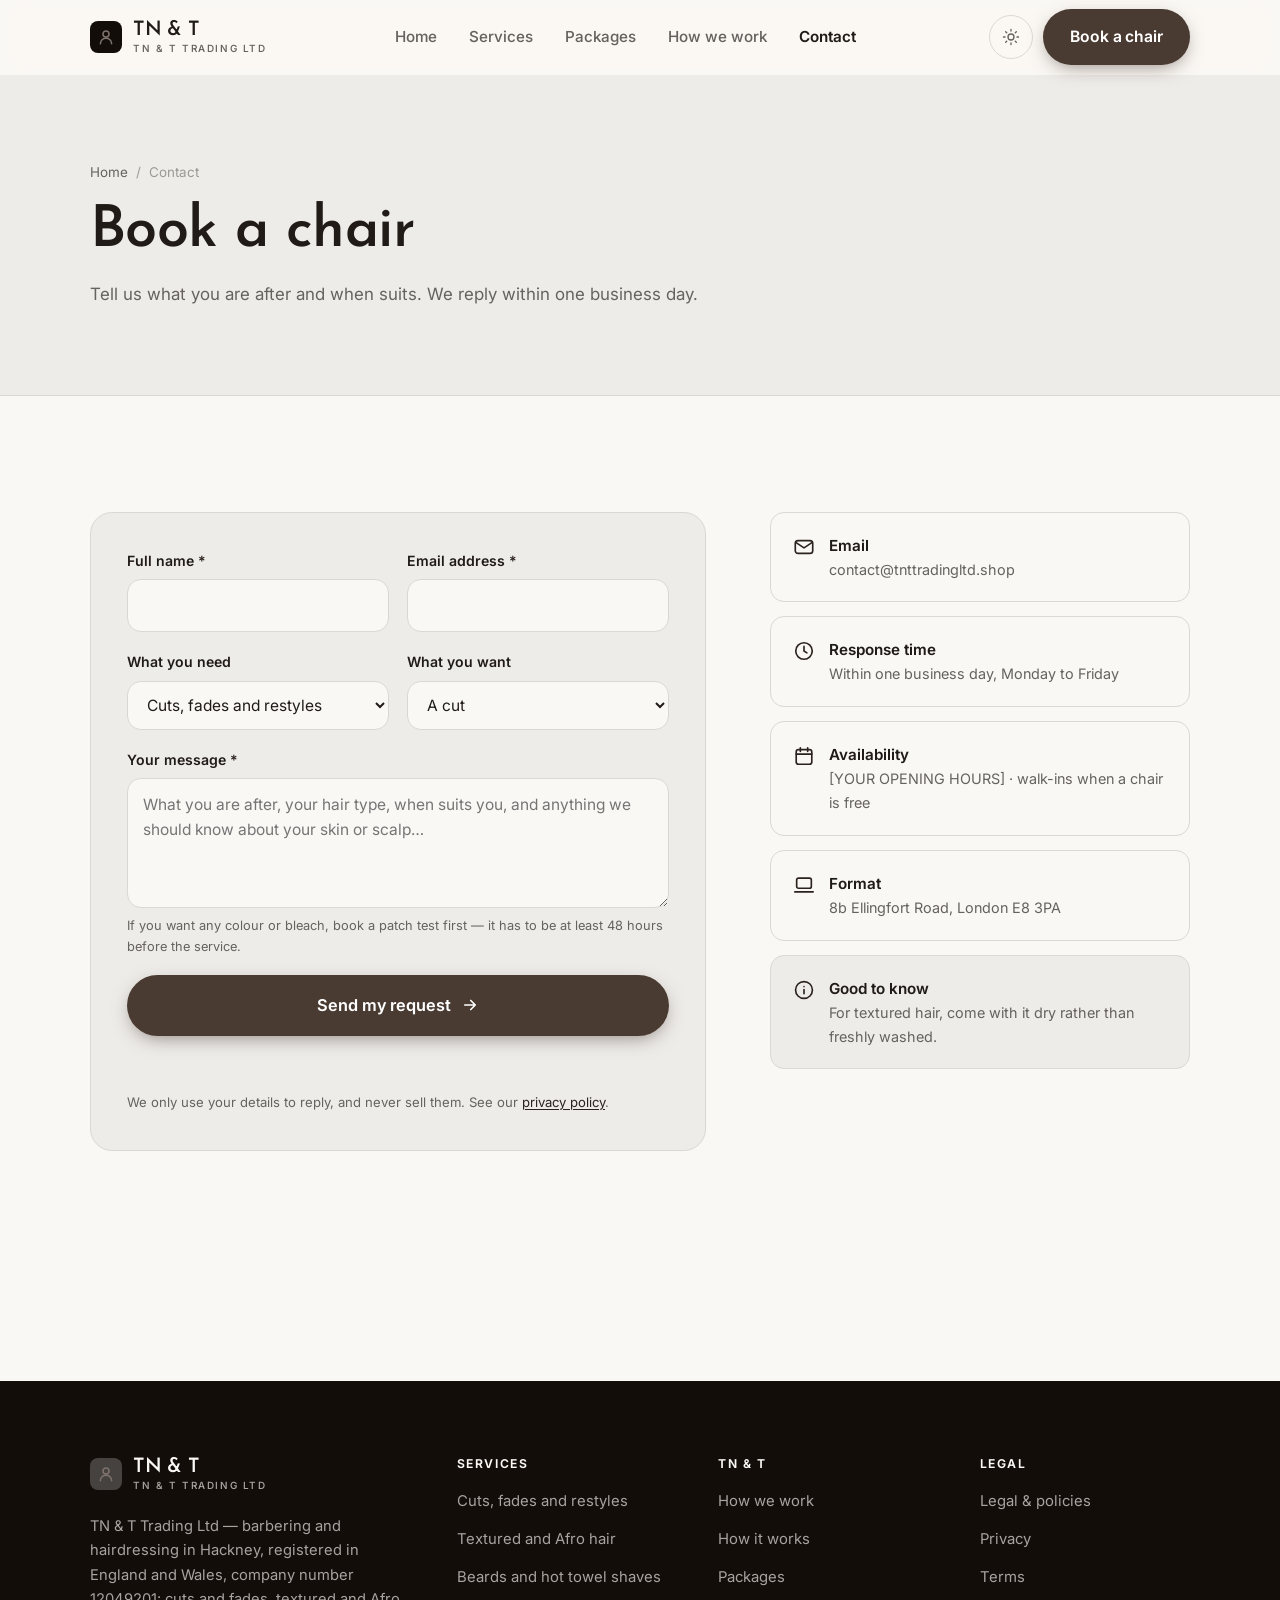
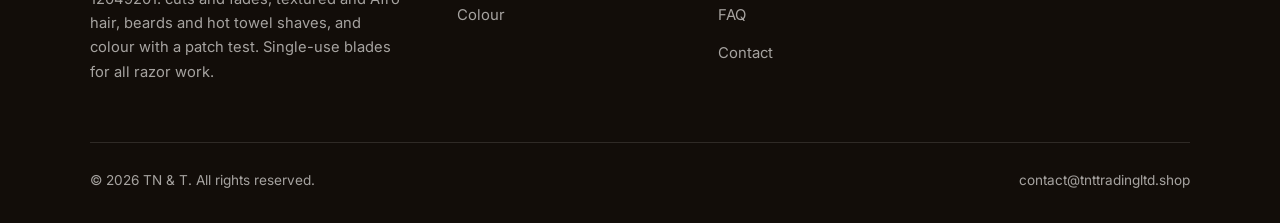
<file: contact.html>
<!DOCTYPE html>
<html lang="en" class="no-js">
<head>
<meta charset="utf-8">
<meta name="viewport" content="width=device-width, initial-scale=1">
<title>Contact — TN &amp; T</title>
<meta name="description" content="Contact TN &amp; T Trading Ltd in Hackney. We reply within one business day.">
<link rel="canonical" href="https://tnttradingltd.shop/contact.html">

<meta property="og:type" content="website">
<meta property="og:url" content="https://tnttradingltd.shop/contact.html">
<meta property="og:site_name" content="TN &amp; T">
<meta property="og:locale" content="en_US">
<meta property="og:title" content="Contact — TN &amp; T">
<meta property="og:description" content="Contact TN &amp; T Trading Ltd in Hackney. We reply within one business day.">
<meta name="theme-color" content="#120d09">

<link rel="icon" href="assets/img/favicon.svg" type="image/svg+xml">
<link rel="preconnect" href="https://fonts.googleapis.com">
<link rel="preconnect" href="https://fonts.gstatic.com" crossorigin>
<link rel="stylesheet" href="https://fonts.googleapis.com/css2?family=Josefin+Sans:wght@400;600;700&family=Inter:wght@400..700&display=swap">
<link rel="stylesheet" href="assets/css/style.css">

<!-- Thème appliqué avant le premier rendu (évite le flash) -->
<script>
document.documentElement.classList.remove('no-js');
(function(){try{var t=localStorage.getItem('site-theme');if(t){document.documentElement.setAttribute('data-theme',t);}}catch(e){}})();
</script>
</head>

<body>
<a class="skip-link" href="#main">Skip to main content</a>

<header class="site-header">
  <nav class="wrap nav" aria-label="Main navigation">
    <a class="brand" href="index.html">
      <svg class="brand__mark" viewBox="0 0 64 64" aria-hidden="true">
        <rect class="bm-bg" width="64" height="64" rx="16"/>
        <g class="bm-ic" transform="translate(14 14) scale(1.5)" fill="none" stroke-width="2.1" stroke-linecap="round" stroke-linejoin="round"><circle cx="12" cy="8" r="4"/><path d="M4.5 21a7.5 7.5 0 0 1 15 0"/></g>
      </svg>
      <span>TN &amp; T<span class="brand__sub">TN &amp; T Trading Ltd</span></span>
    </a>

    <ul class="nav__links" id="nav-links">
      <li><a href="index.html">Home</a></li>
      <li><a href="programs.html">Services</a></li>
      <li><a href="index.html#pricing">Packages</a></li>
      <li><a href="about.html">How we work</a></li>
      <li><a href="contact.html" aria-current="page">Contact</a></li>
      <li><a class="btn btn--primary" href="contact.html">Book a chair</a></li>
    </ul>

    <div class="nav__cta">
      <button class="theme-toggle" type="button" aria-label="Switch to dark theme">
        <svg class="icon-sun" viewBox="0 0 24 24" fill="none" stroke="currentColor" stroke-width="1.8" stroke-linecap="round" aria-hidden="true"><circle cx="12" cy="12" r="4"/><path d="M12 2v2m0 16v2M2 12h2m16 0h2M4.9 4.9l1.4 1.4m11.4 11.4 1.4 1.4M19.1 4.9l-1.4 1.4M6.3 17.7l-1.4 1.4"/></svg>
        <svg class="icon-moon" viewBox="0 0 24 24" fill="none" stroke="currentColor" stroke-width="1.8" stroke-linecap="round" stroke-linejoin="round" aria-hidden="true"><path d="M21 12.8A9 9 0 1 1 11.2 3a7 7 0 0 0 9.8 9.8z"/></svg>
      </button>
      <a class="btn btn--primary" href="contact.html">Book a chair</a>
      <button class="nav__toggle" type="button" aria-expanded="false" aria-controls="nav-links" aria-label="Open menu">
        <svg class="icon-open" viewBox="0 0 24 24" fill="none" stroke="currentColor" stroke-width="2" stroke-linecap="round" aria-hidden="true"><path d="M3 6h18M3 12h18M3 18h18"/></svg>
        <svg class="icon-close" viewBox="0 0 24 24" fill="none" stroke="currentColor" stroke-width="2" stroke-linecap="round" aria-hidden="true"><path d="M6 6l12 12M18 6L6 18"/></svg>
      </button>
    </div>
  </nav>
</header>

<main id="main">

<section class="page-head">
  <div class="wrap">
    <nav class="breadcrumb" aria-label="Breadcrumb">
      <a href="index.html">Home</a><span>/</span><span aria-current="page">Contact</span>
    </nav>
    <h1>Book a chair</h1>
    <p>Tell us what you are after and when suits. We reply within one business day.</p>
  </div>
</section>

<section class="section wrap">
  <div class="form-layout">

    <!--
      FORM: the action attribute holds a placeholder id. Create a free form at
      https://formspree.io and replace VOTRE_ID_FORMSPREE. Until then, the button
      opens the visitor's email app with a pre-filled message to contact@tnttradingltd.shop.
    -->
    <form class="form" id="contact-form" action="https://formspree.io/f/VOTRE_ID_FORMSPREE" method="POST"
          data-email="contact@tnttradingltd.shop" data-subject="Booking enquiry"
          data-msg-mail="Your email app will open with the message ready to send." data-msg-sending="Sending…"
          data-msg-ok="Thanks! Your message is on its way. We reply within one business day." data-msg-err="Sending failed. Please email us directly at">
      <div class="form__row">
        <div class="field">
          <label for="nom">Full name <span class="req" aria-hidden="true">*</span></label>
          <input type="text" id="nom" name="nom" autocomplete="name" required>
        </div>
        <div class="field">
          <label for="email">Email address <span class="req" aria-hidden="true">*</span></label>
          <input type="email" id="email" name="email" autocomplete="email" required>
        </div>
      </div>

      <div class="form__row">
        <div class="field">
          <label for="programme">What you need</label>
          <select id="programme" name="programme">
            <option>Cuts, fades and restyles</option>
            <option>Textured and Afro hair</option>
            <option>Beards and hot towel shaves</option>
            <option>Colour</option>
            <option>Not sure yet</option>
          </select>
        </div>
        <div class="field">
          <label for="niveau">What you want</label>
          <select id="niveau" name="niveau">
            <option>A cut</option>
            <option>Textured or Afro hair</option>
            <option>Cut and beard</option>
            <option>Colour</option>
          </select>
        </div>
      </div>

      <div class="field">
        <label for="message">Your message <span class="req" aria-hidden="true">*</span></label>
        <textarea id="message" name="message" required placeholder="What you are after, your hair type, when suits you, and anything we should know about your skin or scalp…"></textarea>
        <span class="field__hint">If you want any colour or bleach, book a patch test first — it has to be at least 48 hours before the service.</span>
      </div>

      <!-- Bot trap: hidden from humans -->
      <div class="visually-hidden" aria-hidden="true">
        <label for="site-web">Leave this field empty</label>
        <input type="text" id="site-web" name="_gotcha" tabindex="-1" autocomplete="off">
      </div>

      <button class="btn btn--primary btn--lg" type="submit">Send my request <svg viewBox="0 0 24 24" fill="none" stroke="currentColor" stroke-width="2.2" stroke-linecap="round" stroke-linejoin="round" aria-hidden="true"><path d="M5 12h14M13 6l6 6-6 6"/></svg></button>

      <p id="form-status" class="form__status" role="status" aria-live="polite"></p>

      <p class="form__note">
        We only use your details to reply, and never sell them. See our <a href="legal.html#privacy">privacy policy</a>.
      </p>
    </form>

    <aside class="contact-aside">
      <div class="contact-card">
        <svg viewBox="0 0 24 24" fill="none" stroke="currentColor" stroke-width="1.8" stroke-linecap="round" stroke-linejoin="round" aria-hidden="true"><rect x="2.5" y="5" width="19" height="14" rx="3"/><path d="M3 7l9 6 9-6"/></svg>
        <div><b>Email</b><a href="mailto:contact@tnttradingltd.shop">contact@tnttradingltd.shop</a></div>
      </div>
      <div class="contact-card">
        <svg viewBox="0 0 24 24" fill="none" stroke="currentColor" stroke-width="1.8" stroke-linecap="round" stroke-linejoin="round" aria-hidden="true"><circle cx="12" cy="12" r="9"/><path d="M12 7v5l3.2 2"/></svg>
        <div><b>Response time</b><span>Within one business day, Monday to Friday</span></div>
      </div>
      <div class="contact-card">
        <svg viewBox="0 0 24 24" fill="none" stroke="currentColor" stroke-width="1.8" stroke-linecap="round" stroke-linejoin="round" aria-hidden="true"><rect x="3.5" y="5" width="17" height="16" rx="2.5"/><path d="M8 3v4M16 3v4M3.5 10h17"/></svg>
        <div><b>Availability</b><span>[YOUR OPENING HOURS] · walk-ins when a chair is free</span></div>
      </div>
      <div class="contact-card">
        <svg viewBox="0 0 24 24" fill="none" stroke="currentColor" stroke-width="1.8" stroke-linecap="round" stroke-linejoin="round" aria-hidden="true"><rect x="4" y="4.5" width="16" height="11" rx="2"/><path d="M2 19.5h20"/></svg>
        <div><b>Format</b><span>8b Ellingfort Road, London E8 3PA</span></div>
      </div>
      <div class="contact-card contact-card--soft">
        <svg viewBox="0 0 24 24" fill="none" stroke="currentColor" stroke-width="1.8" stroke-linecap="round" stroke-linejoin="round" aria-hidden="true"><circle cx="12" cy="12" r="9.2"/><path d="M12 16v-4.5M12 8.2v.1"/></svg>
        <div><b>Good to know</b><span>For textured hair, come with it dry rather than freshly washed.</span></div>
      </div>
    </aside>

  </div>
</section>

</main>

<footer class="site-footer">
  <div class="wrap">
    <div class="footer__grid">
      <div class="footer__brand">
        <a class="brand" href="index.html">
          <svg class="brand__mark" viewBox="0 0 64 64" aria-hidden="true">
        <rect class="bm-bg" width="64" height="64" rx="16"/>
        <g class="bm-ic" transform="translate(14 14) scale(1.5)" fill="none" stroke-width="2.1" stroke-linecap="round" stroke-linejoin="round"><circle cx="12" cy="8" r="4"/><path d="M4.5 21a7.5 7.5 0 0 1 15 0"/></g>
      </svg>
          <span>TN &amp; T<span class="brand__sub">TN &amp; T Trading Ltd</span></span>
        </a>
        <p>TN &amp; T Trading Ltd — barbering and hairdressing in Hackney, registered in England and Wales, company number 12049201: cuts and fades, textured and Afro hair, beards and hot towel shaves, and colour with a patch test. Single-use blades for all razor work.</p>
      </div>

      <div class="footer__col">
        <h4>Services</h4>
        <ul>
          <li><a href="programs.html#cuts">Cuts, fades and restyles</a></li>
          <li><a href="programs.html#textured">Textured and Afro hair</a></li>
          <li><a href="programs.html#beards">Beards and hot towel shaves</a></li>
          <li><a href="programs.html#colour">Colour</a></li>
        </ul>
      </div>

      <div class="footer__col">
        <h4>TN &amp; T</h4>
        <ul>
          <li><a href="about.html">How we work</a></li>
          <li><a href="index.html#how-it-works">How it works</a></li>
          <li><a href="index.html#pricing">Packages</a></li>
          <li><a href="index.html#faq">FAQ</a></li>
          <li><a href="contact.html">Contact</a></li>
        </ul>
      </div>

      <div class="footer__col">
        <h4>Legal</h4>
        <ul>
          <li><a href="legal.html">Legal &amp; policies</a></li>
          <li><a href="legal.html#privacy">Privacy</a></li>
          <li><a href="legal.html#terms">Terms</a></li>
        </ul>
      </div>
    </div>

    <div class="footer__bottom">
      <p>© <span data-year>2026</span> TN &amp; T. All rights reserved.</p>
      <p><a href="mailto:contact@tnttradingltd.shop">contact@tnttradingltd.shop</a></p>
    </div>
  </div>
</footer>

<script src="assets/js/main.js" defer></script>
</body>
</html>
</file>
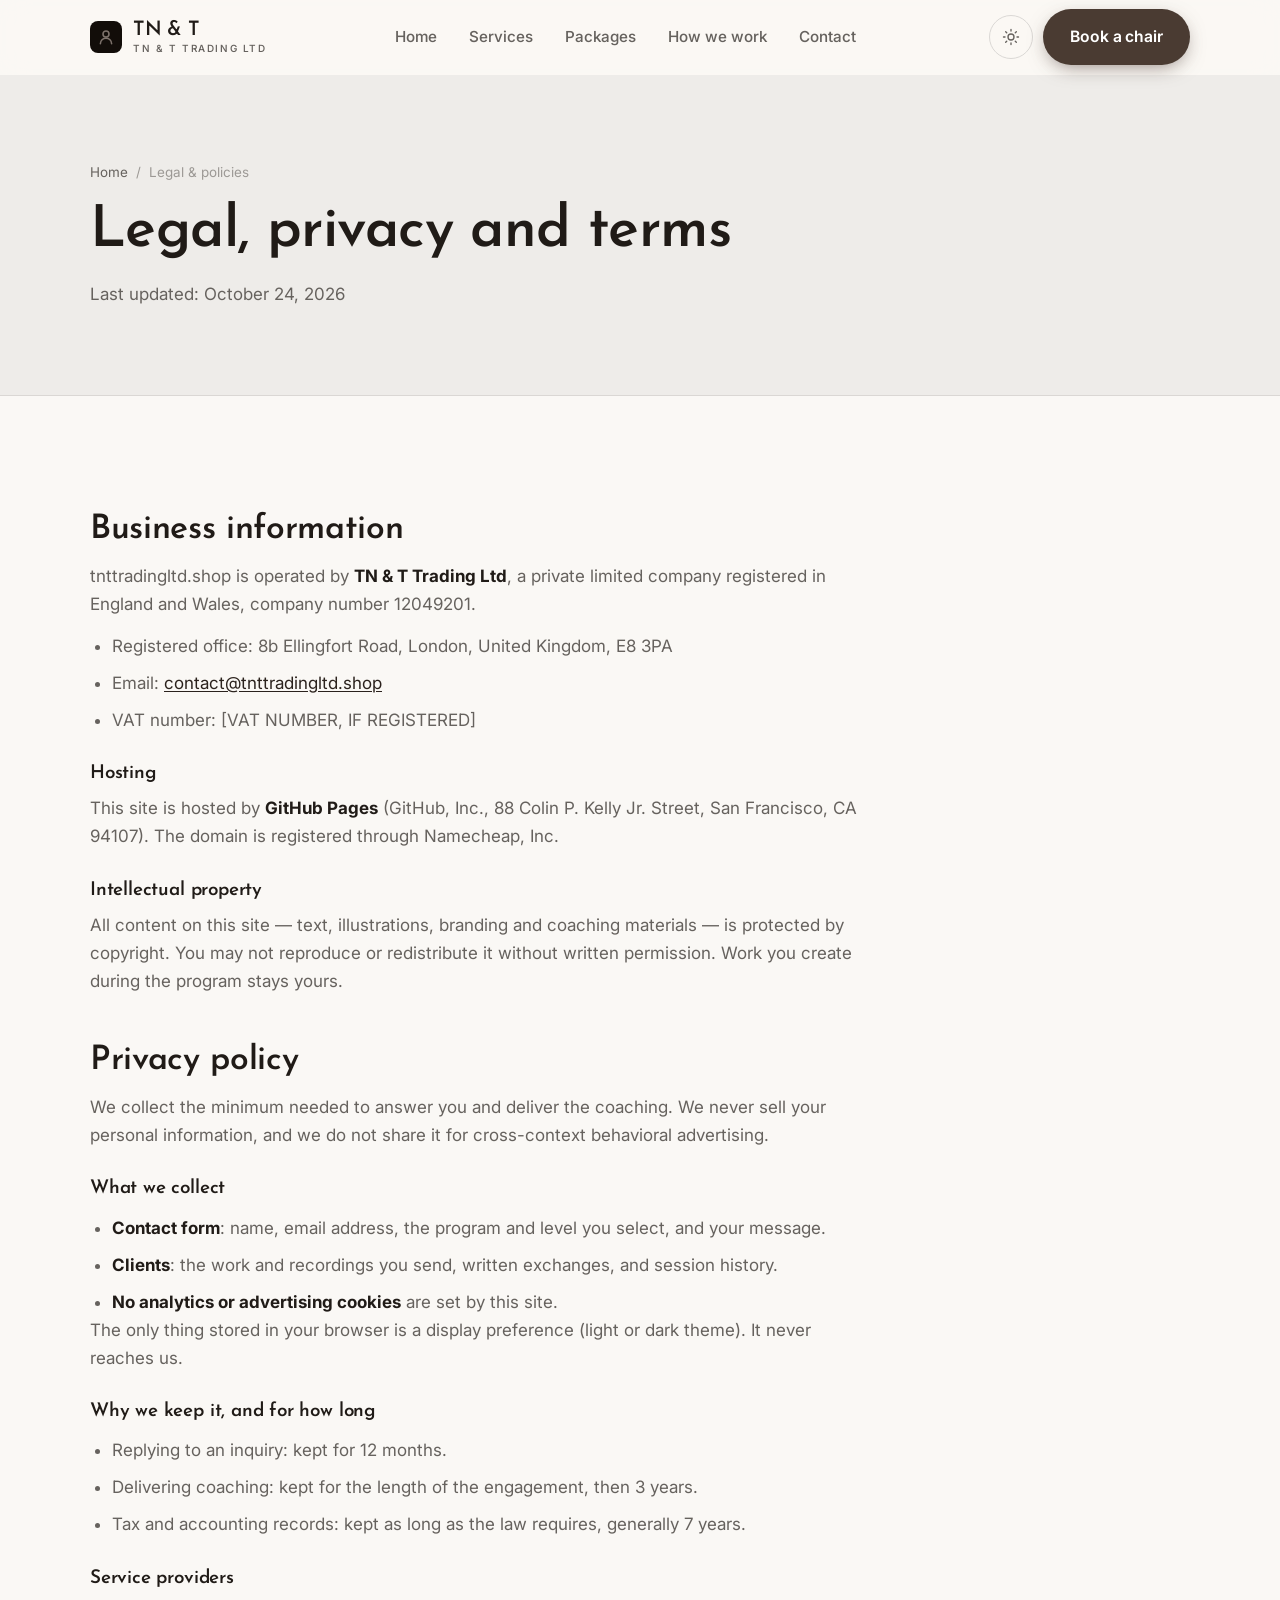
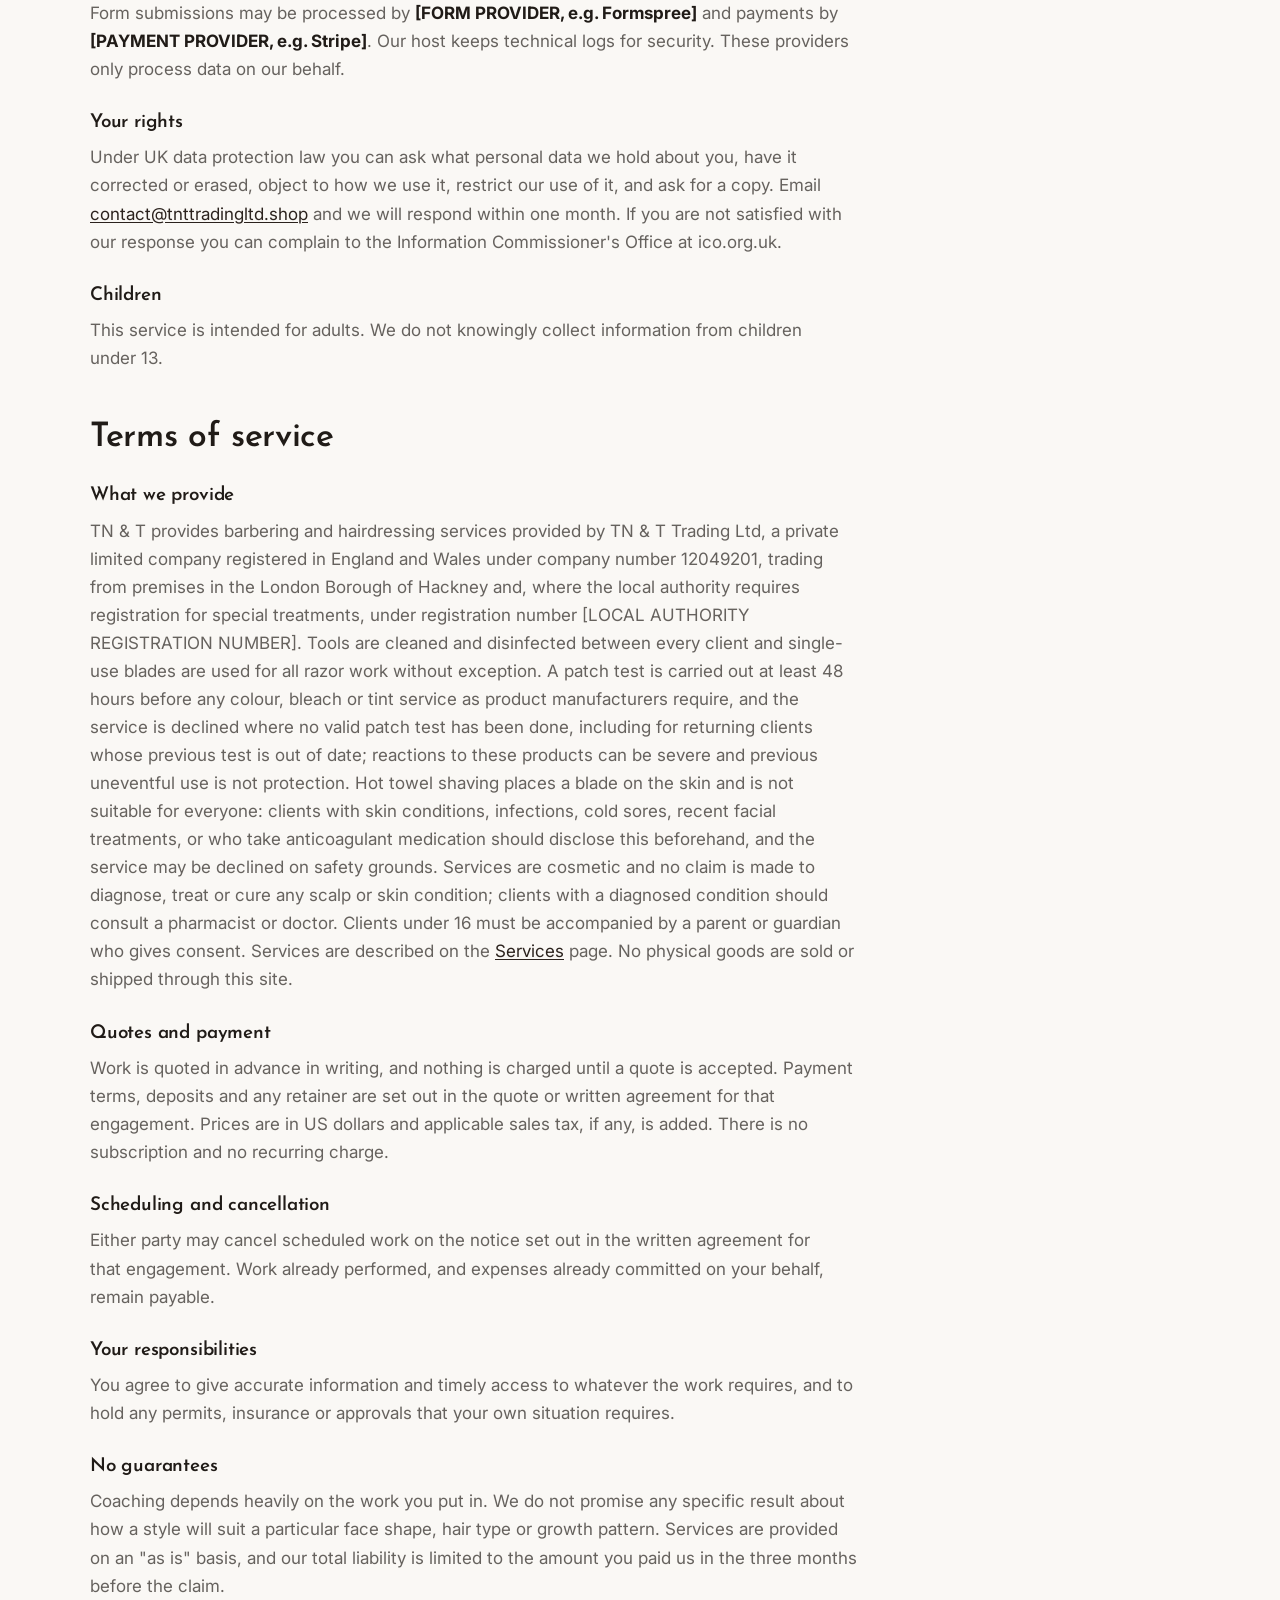
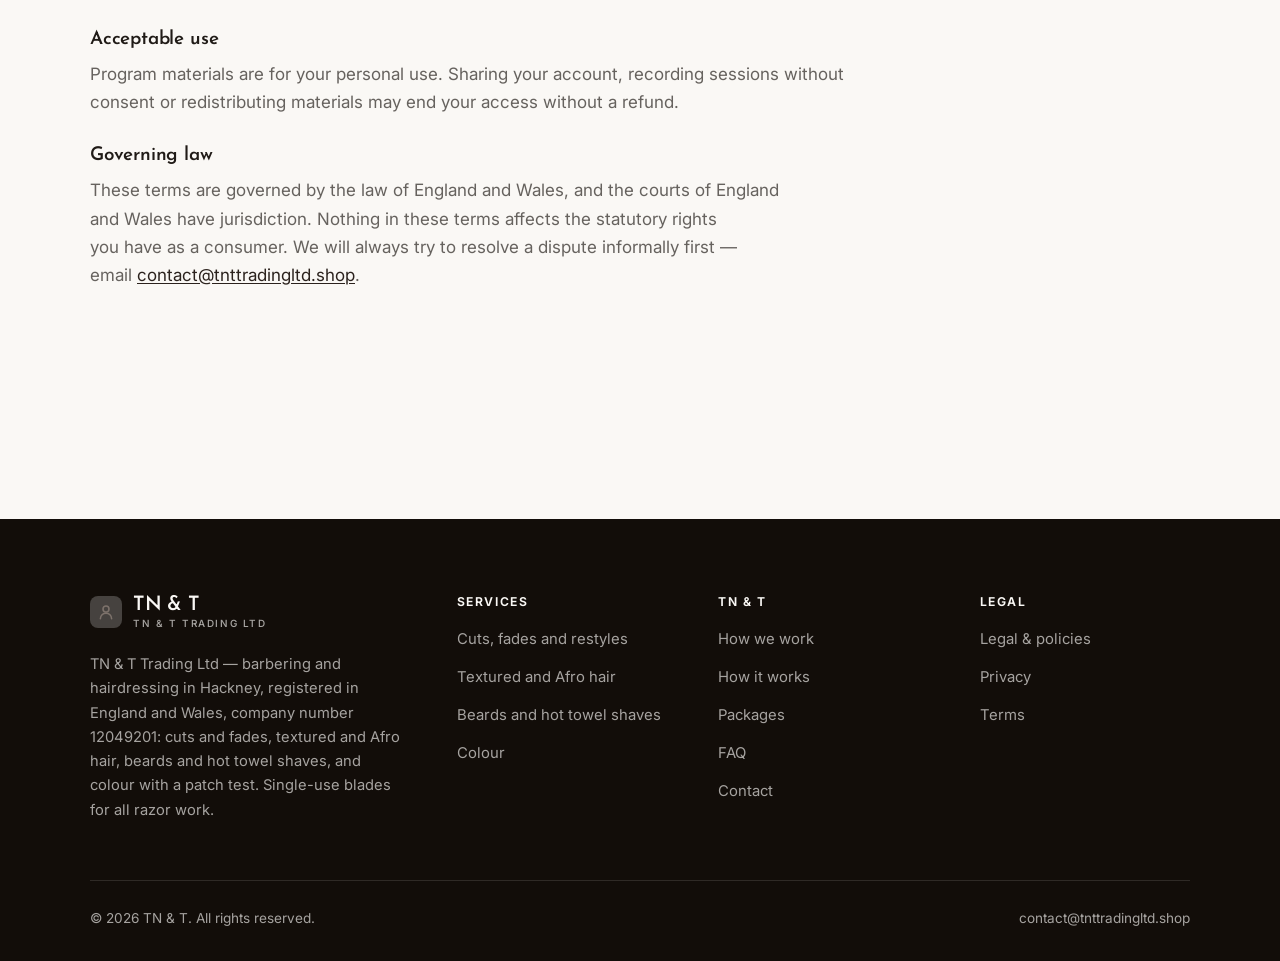
<file: legal.html>
<!DOCTYPE html>
<html lang="en" class="no-js">
<head>
<meta charset="utf-8">
<meta name="viewport" content="width=device-width, initial-scale=1">
<title>Legal, privacy and terms — TN &amp; T</title>
<meta name="description" content="Business information, privacy policy and terms of service for TN &amp; T.">
<meta name="robots" content="noindex">

<meta property="og:type" content="website">
<meta property="og:url" content="https://tnttradingltd.shop/legal.html">
<meta property="og:site_name" content="TN &amp; T">
<meta property="og:locale" content="en_US">
<meta property="og:title" content="Legal, privacy and terms — TN &amp; T">
<meta property="og:description" content="Business information, privacy policy and terms of service for TN &amp; T.">
<meta name="theme-color" content="#120d09">

<link rel="icon" href="assets/img/favicon.svg" type="image/svg+xml">
<link rel="preconnect" href="https://fonts.googleapis.com">
<link rel="preconnect" href="https://fonts.gstatic.com" crossorigin>
<link rel="stylesheet" href="https://fonts.googleapis.com/css2?family=Josefin+Sans:wght@400;600;700&family=Inter:wght@400..700&display=swap">
<link rel="stylesheet" href="assets/css/style.css">

<!-- Thème appliqué avant le premier rendu (évite le flash) -->
<script>
document.documentElement.classList.remove('no-js');
(function(){try{var t=localStorage.getItem('site-theme');if(t){document.documentElement.setAttribute('data-theme',t);}}catch(e){}})();
</script>
</head>

<body>
<a class="skip-link" href="#main">Skip to main content</a>

<header class="site-header">
  <nav class="wrap nav" aria-label="Main navigation">
    <a class="brand" href="index.html">
      <svg class="brand__mark" viewBox="0 0 64 64" aria-hidden="true">
        <rect class="bm-bg" width="64" height="64" rx="16"/>
        <g class="bm-ic" transform="translate(14 14) scale(1.5)" fill="none" stroke-width="2.1" stroke-linecap="round" stroke-linejoin="round"><circle cx="12" cy="8" r="4"/><path d="M4.5 21a7.5 7.5 0 0 1 15 0"/></g>
      </svg>
      <span>TN &amp; T<span class="brand__sub">TN &amp; T Trading Ltd</span></span>
    </a>

    <ul class="nav__links" id="nav-links">
      <li><a href="index.html">Home</a></li>
      <li><a href="programs.html">Services</a></li>
      <li><a href="index.html#pricing">Packages</a></li>
      <li><a href="about.html">How we work</a></li>
      <li><a href="contact.html">Contact</a></li>
      <li><a class="btn btn--primary" href="contact.html">Book a chair</a></li>
    </ul>

    <div class="nav__cta">
      <button class="theme-toggle" type="button" aria-label="Switch to dark theme">
        <svg class="icon-sun" viewBox="0 0 24 24" fill="none" stroke="currentColor" stroke-width="1.8" stroke-linecap="round" aria-hidden="true"><circle cx="12" cy="12" r="4"/><path d="M12 2v2m0 16v2M2 12h2m16 0h2M4.9 4.9l1.4 1.4m11.4 11.4 1.4 1.4M19.1 4.9l-1.4 1.4M6.3 17.7l-1.4 1.4"/></svg>
        <svg class="icon-moon" viewBox="0 0 24 24" fill="none" stroke="currentColor" stroke-width="1.8" stroke-linecap="round" stroke-linejoin="round" aria-hidden="true"><path d="M21 12.8A9 9 0 1 1 11.2 3a7 7 0 0 0 9.8 9.8z"/></svg>
      </button>
      <a class="btn btn--primary" href="contact.html">Book a chair</a>
      <button class="nav__toggle" type="button" aria-expanded="false" aria-controls="nav-links" aria-label="Open menu">
        <svg class="icon-open" viewBox="0 0 24 24" fill="none" stroke="currentColor" stroke-width="2" stroke-linecap="round" aria-hidden="true"><path d="M3 6h18M3 12h18M3 18h18"/></svg>
        <svg class="icon-close" viewBox="0 0 24 24" fill="none" stroke="currentColor" stroke-width="2" stroke-linecap="round" aria-hidden="true"><path d="M6 6l12 12M18 6L6 18"/></svg>
      </button>
    </div>
  </nav>
</header>

<main id="main">

<section class="page-head">
  <div class="wrap">
    <nav class="breadcrumb" aria-label="Breadcrumb">
      <a href="index.html">Home</a><span>/</span><span aria-current="page">Legal &amp; policies</span>
    </nav>
    <h1>Legal, privacy and terms</h1>
    <p>Last updated: <time datetime="2026-10-24">October 24, 2026</time></p>
  </div>
</section>

<section class="section wrap">
  <div class="prose">

    <!--
      TO DO: this is a skeleton, not legal advice. Replace every [BRACKET] with
      your real details before selling, and have a lawyer review it if you can.
      Consumer protection rules differ by state.
    -->

    <h2 id="business">Business information</h2>
    <p>
      tnttradingltd.shop is operated by <strong>TN &amp; T Trading Ltd</strong>, a private limited
      company registered in England and Wales, company number 12049201.
    </p>
    <ul>
      <li>Registered office: 8b Ellingfort Road, London, United Kingdom, E8 3PA</li>
      <li>Email: <a href="mailto:contact@tnttradingltd.shop">contact@tnttradingltd.shop</a></li>
      <li>VAT number: [VAT NUMBER, IF REGISTERED]</li>
    </ul>

    <h3>Hosting</h3>
    <p>
      This site is hosted by <strong>GitHub Pages</strong> (GitHub, Inc., 88 Colin P. Kelly Jr. Street,
      San Francisco, CA 94107). The domain is registered through Namecheap, Inc.
    </p>

    <h3>Intellectual property</h3>
    <p>
      All content on this site — text, illustrations, branding and coaching materials — is protected by
      copyright. You may not reproduce or redistribute it without written permission. Work you create during
      the program stays yours.
    </p>

    <h2 id="privacy">Privacy policy</h2>
    <p>
      We collect the minimum needed to answer you and deliver the coaching. We never sell your personal
      information, and we do not share it for cross-context behavioral advertising.
    </p>
    <h3>What we collect</h3>
    <ul>
      <li><strong>Contact form</strong>: name, email address, the program and level you select, and your message.</li>
      <li><strong>Clients</strong>: the work and recordings you send, written exchanges, and session history.</li>
      <li><strong>No analytics or advertising cookies</strong> are set by this site.</li>
    </ul>
    <p>
      The only thing stored in your browser is a display preference (light or dark theme). It never reaches us.
    </p>
    <h3>Why we keep it, and for how long</h3>
    <ul>
      <li>Replying to an inquiry: kept for 12 months.</li>
      <li>Delivering coaching: kept for the length of the engagement, then 3 years.</li>
      <li>Tax and accounting records: kept as long as the law requires, generally 7 years.</li>
    </ul>
    <h3>Service providers</h3>
    <p>
      Form submissions may be processed by <strong>[FORM PROVIDER, e.g. Formspree]</strong> and payments by
      <strong>[PAYMENT PROVIDER, e.g. Stripe]</strong>. Our host keeps technical logs for security. These
      providers only process data on our behalf.
    </p>
    <h3>Your rights</h3>
    <p>
      Under UK data protection law you can ask what personal data we hold about you, have it corrected or
      erased, object to how we use it, restrict our use of it, and ask for a copy. Email
      <a href="mailto:contact@tnttradingltd.shop">contact@tnttradingltd.shop</a> and we will respond within one month. If you are not satisfied with
      our response you can complain to the Information Commissioner's Office at ico.org.uk.
    </p>
    <h3>Children</h3>
    <p>
      This service is intended for adults. We do not knowingly collect information from children under 13.
    </p>

    <h2 id="terms">Terms of service</h2>
    <h3>What we provide</h3>
    <p>
      TN &amp; T provides barbering and hairdressing services provided by TN &amp; T Trading Ltd, a private limited company registered in England and Wales under company number 12049201, trading from premises in the London Borough of Hackney and, where the local authority requires registration for special treatments, under registration number [LOCAL AUTHORITY REGISTRATION NUMBER]. Tools are cleaned and disinfected between every client and single-use blades are used for all razor work without exception. A patch test is carried out at least 48 hours before any colour, bleach or tint service as product manufacturers require, and the service is declined where no valid patch test has been done, including for returning clients whose previous test is out of date; reactions to these products can be severe and previous uneventful use is not protection. Hot towel shaving places a blade on the skin and is not suitable for everyone: clients with skin conditions, infections, cold sores, recent facial treatments, or who take anticoagulant medication should disclose this beforehand, and the service may be declined on safety grounds. Services are cosmetic and no claim is made to diagnose, treat or cure any scalp or skin condition; clients with a diagnosed condition should consult a pharmacist or doctor. Clients under 16 must be accompanied by a parent or guardian who gives consent. Services are described on the
      <a href="programs.html">Services</a> page. No physical goods are sold or shipped through this site.
    </p>
    <h3>Quotes and payment</h3>
    <p>
      Work is quoted in advance in writing, and nothing is charged until a quote is accepted. Payment terms,
      deposits and any retainer are set out in the quote or written agreement for that engagement. Prices are in
      US dollars and applicable sales tax, if any, is added. There is no subscription and no recurring charge.
    </p>
    <h3>Scheduling and cancellation</h3>
    <p>
      Either party may cancel scheduled work on the notice set out in the written agreement for that engagement.
      Work already performed, and expenses already committed on your behalf, remain payable.
    </p>
    <h3>Your responsibilities</h3>
    <p>
      You agree to give accurate information and timely access to whatever the work requires, and to hold any
      permits, insurance or approvals that your own situation requires.
    </p>

    <h3>No guarantees</h3>
    <p>
      Coaching depends heavily on the work you put in. We do not promise any specific result
      about how a style will suit a particular face shape, hair type or growth pattern. Services are provided on an "as is" basis, and our total
      liability is limited to the amount you paid us in the three months before the claim.
    </p>
    <h3>Acceptable use</h3>
    <p>
      Program materials are for your personal use. Sharing your account, recording sessions without consent
      or redistributing materials may end your access without a refund.
    </p>
    <h3>Governing law</h3>
    <p>
      These terms are governed by the law of England and Wales, and the courts of England and Wales have
      jurisdiction. Nothing in these terms affects the statutory rights you have as a consumer. We will always
      try to resolve a dispute informally first — email <a href="mailto:contact@tnttradingltd.shop">contact@tnttradingltd.shop</a>.
    </p>

  </div>
</section>

</main>

<footer class="site-footer">
  <div class="wrap">
    <div class="footer__grid">
      <div class="footer__brand">
        <a class="brand" href="index.html">
          <svg class="brand__mark" viewBox="0 0 64 64" aria-hidden="true">
        <rect class="bm-bg" width="64" height="64" rx="16"/>
        <g class="bm-ic" transform="translate(14 14) scale(1.5)" fill="none" stroke-width="2.1" stroke-linecap="round" stroke-linejoin="round"><circle cx="12" cy="8" r="4"/><path d="M4.5 21a7.5 7.5 0 0 1 15 0"/></g>
      </svg>
          <span>TN &amp; T<span class="brand__sub">TN &amp; T Trading Ltd</span></span>
        </a>
        <p>TN &amp; T Trading Ltd — barbering and hairdressing in Hackney, registered in England and Wales, company number 12049201: cuts and fades, textured and Afro hair, beards and hot towel shaves, and colour with a patch test. Single-use blades for all razor work.</p>
      </div>

      <div class="footer__col">
        <h4>Services</h4>
        <ul>
          <li><a href="programs.html#cuts">Cuts, fades and restyles</a></li>
          <li><a href="programs.html#textured">Textured and Afro hair</a></li>
          <li><a href="programs.html#beards">Beards and hot towel shaves</a></li>
          <li><a href="programs.html#colour">Colour</a></li>
        </ul>
      </div>

      <div class="footer__col">
        <h4>TN &amp; T</h4>
        <ul>
          <li><a href="about.html">How we work</a></li>
          <li><a href="index.html#how-it-works">How it works</a></li>
          <li><a href="index.html#pricing">Packages</a></li>
          <li><a href="index.html#faq">FAQ</a></li>
          <li><a href="contact.html">Contact</a></li>
        </ul>
      </div>

      <div class="footer__col">
        <h4>Legal</h4>
        <ul>
          <li><a href="legal.html">Legal &amp; policies</a></li>
          <li><a href="legal.html#privacy">Privacy</a></li>
          <li><a href="legal.html#terms">Terms</a></li>
        </ul>
      </div>
    </div>

    <div class="footer__bottom">
      <p>© <span data-year>2026</span> TN &amp; T. All rights reserved.</p>
      <p><a href="mailto:contact@tnttradingltd.shop">contact@tnttradingltd.shop</a></p>
    </div>
  </div>
</footer>

<script src="assets/js/main.js" defer></script>
</body>
</html>
</file>
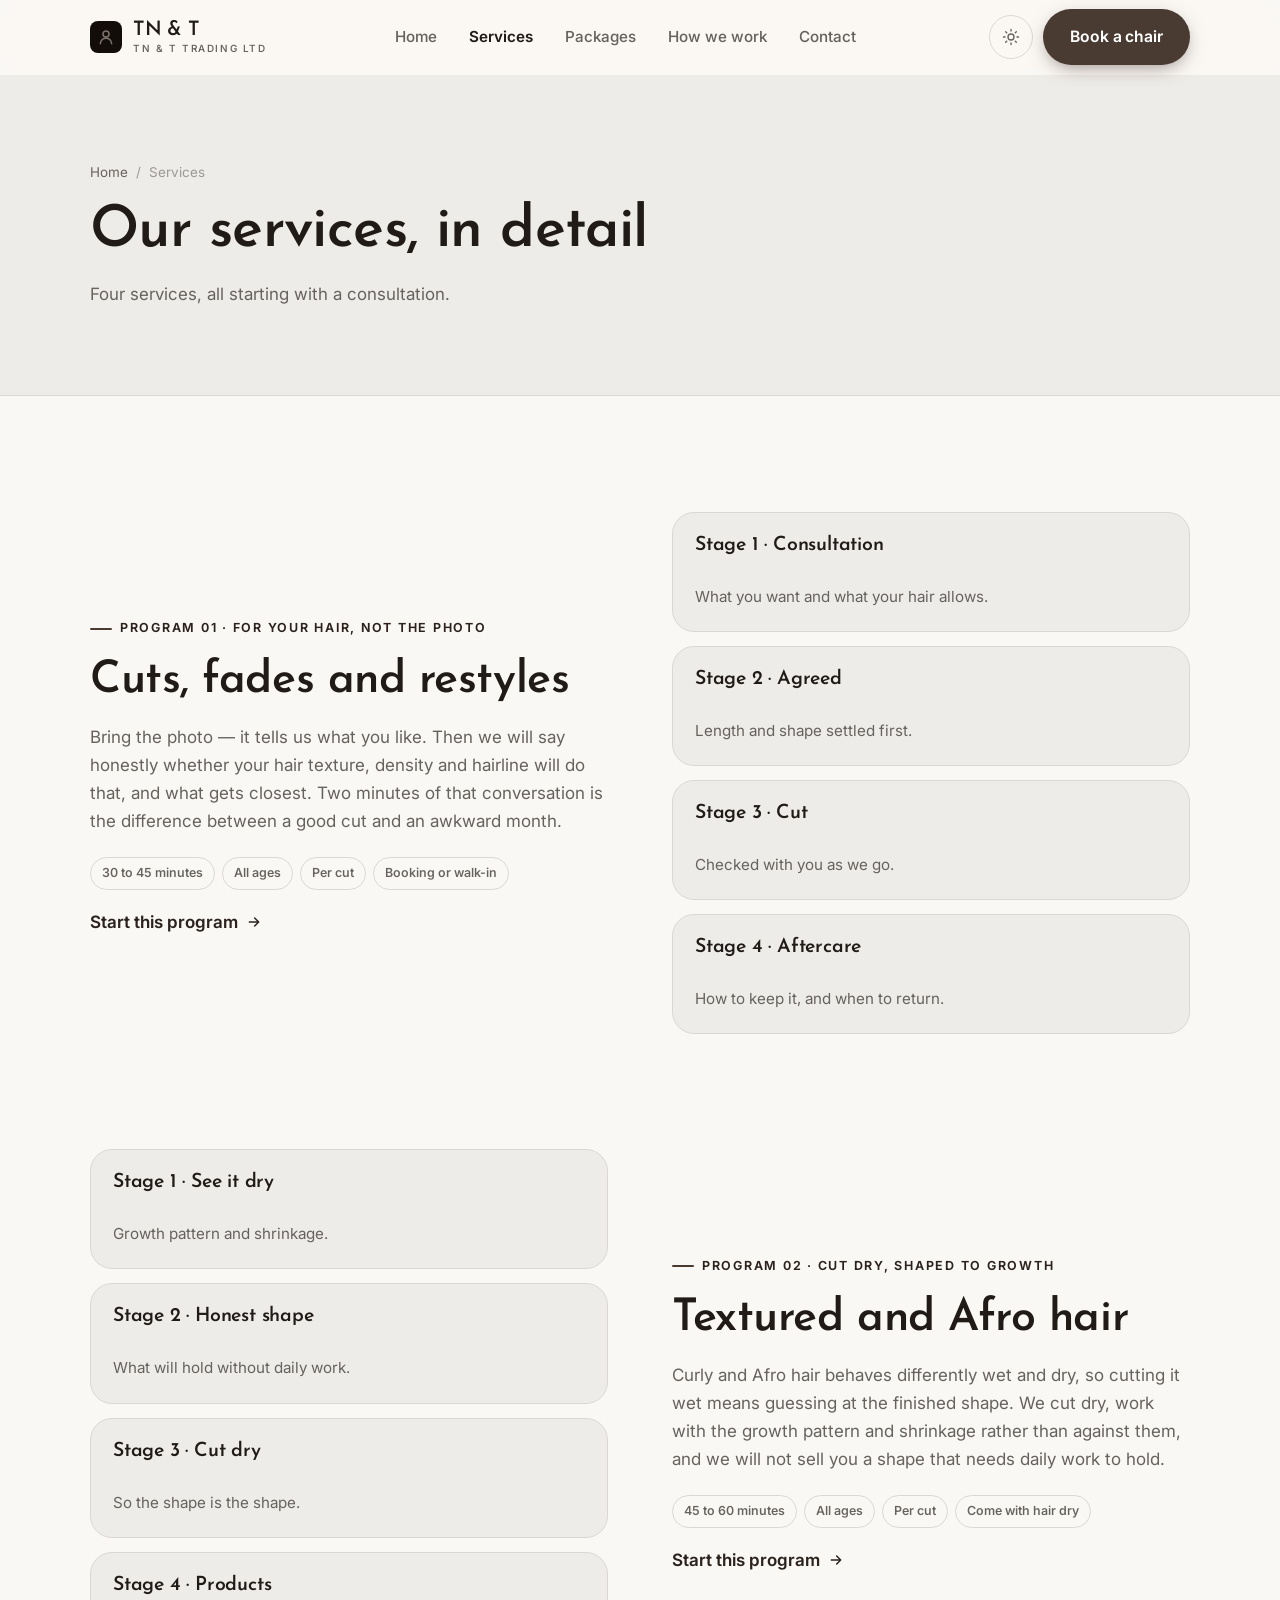
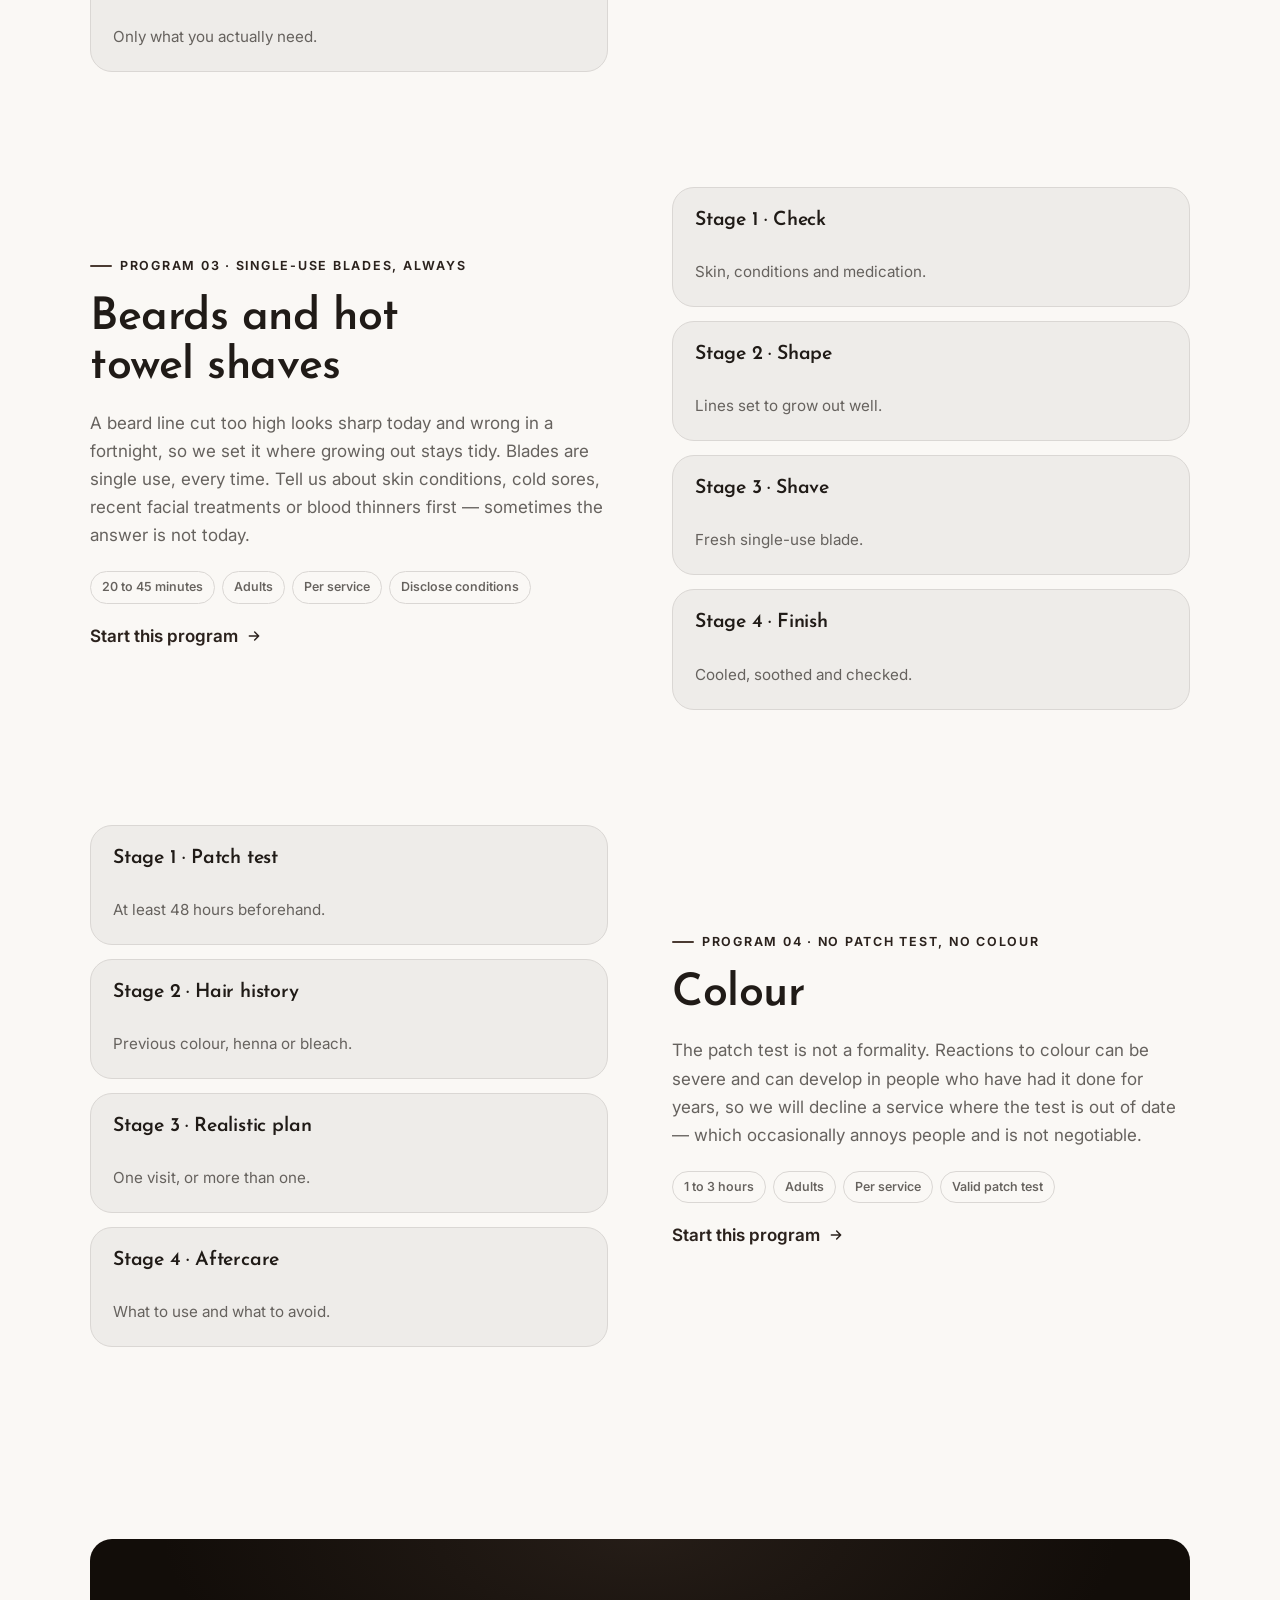
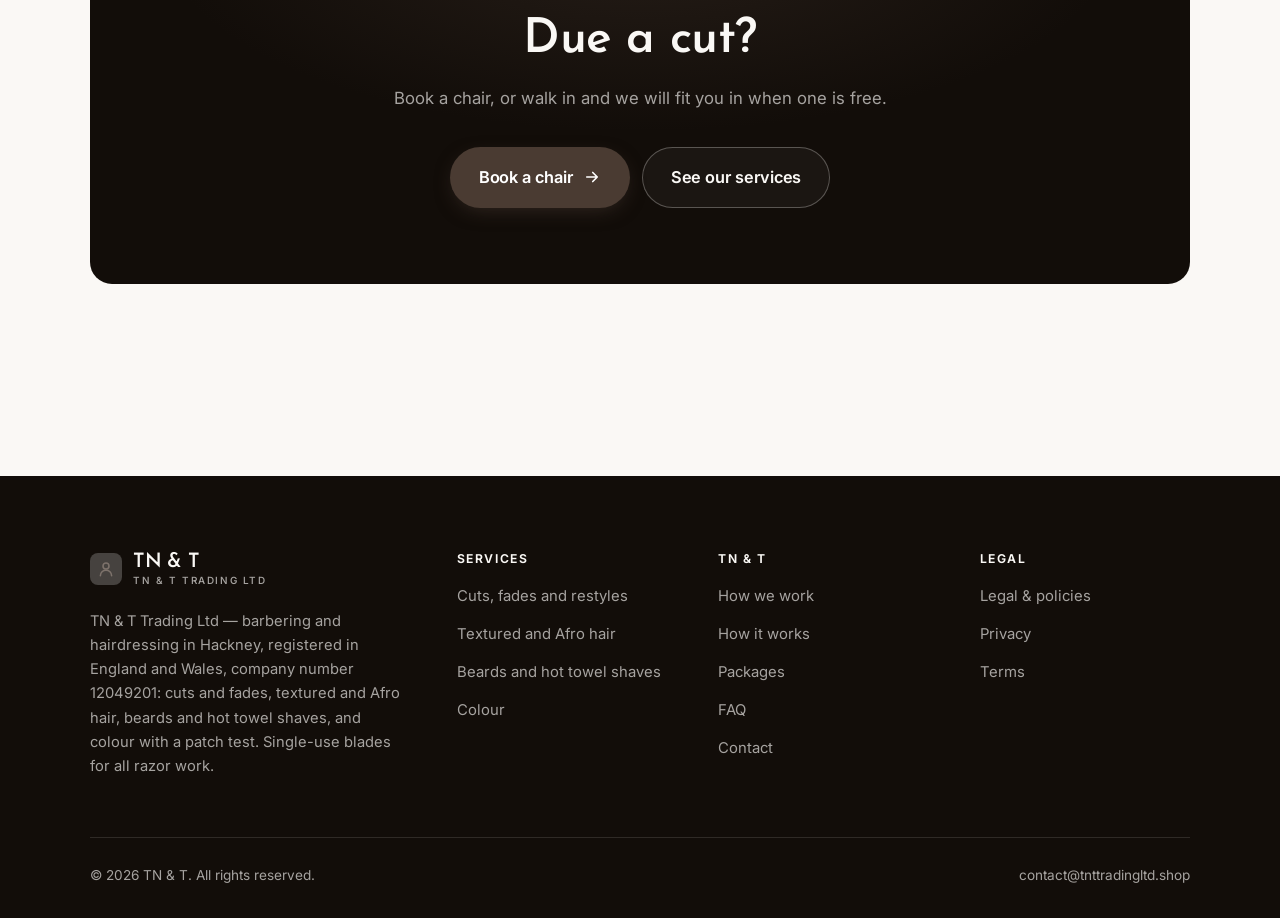
<file: programs.html>
<!DOCTYPE html>
<html lang="en" class="no-js">
<head>
<meta charset="utf-8">
<meta name="viewport" content="width=device-width, initial-scale=1">
<title>Services — TN &amp; T</title>
<meta name="description" content="Services of TN &amp; T Trading Ltd: cuts, fades and restyles, textured and Afro hair, beards and hot towel shaves, and colour.">
<link rel="canonical" href="https://tnttradingltd.shop/programs.html">

<meta property="og:type" content="website">
<meta property="og:url" content="https://tnttradingltd.shop/programs.html">
<meta property="og:site_name" content="TN &amp; T">
<meta property="og:locale" content="en_US">
<meta property="og:title" content="Services — TN &amp; T">
<meta property="og:description" content="Services of TN &amp; T Trading Ltd: cuts, fades and restyles, textured and Afro hair, beards and hot towel shaves, and colour.">
<meta name="theme-color" content="#120d09">

<link rel="icon" href="assets/img/favicon.svg" type="image/svg+xml">
<link rel="preconnect" href="https://fonts.googleapis.com">
<link rel="preconnect" href="https://fonts.gstatic.com" crossorigin>
<link rel="stylesheet" href="https://fonts.googleapis.com/css2?family=Josefin+Sans:wght@400;600;700&family=Inter:wght@400..700&display=swap">
<link rel="stylesheet" href="assets/css/style.css">

<!-- Thème appliqué avant le premier rendu (évite le flash) -->
<script>
document.documentElement.classList.remove('no-js');
(function(){try{var t=localStorage.getItem('site-theme');if(t){document.documentElement.setAttribute('data-theme',t);}}catch(e){}})();
</script>
</head>

<body>
<a class="skip-link" href="#main">Skip to main content</a>

<header class="site-header">
  <nav class="wrap nav" aria-label="Main navigation">
    <a class="brand" href="index.html">
      <svg class="brand__mark" viewBox="0 0 64 64" aria-hidden="true">
        <rect class="bm-bg" width="64" height="64" rx="16"/>
        <g class="bm-ic" transform="translate(14 14) scale(1.5)" fill="none" stroke-width="2.1" stroke-linecap="round" stroke-linejoin="round"><circle cx="12" cy="8" r="4"/><path d="M4.5 21a7.5 7.5 0 0 1 15 0"/></g>
      </svg>
      <span>TN &amp; T<span class="brand__sub">TN &amp; T Trading Ltd</span></span>
    </a>

    <ul class="nav__links" id="nav-links">
      <li><a href="index.html">Home</a></li>
      <li><a href="programs.html" aria-current="page">Services</a></li>
      <li><a href="index.html#pricing">Packages</a></li>
      <li><a href="about.html">How we work</a></li>
      <li><a href="contact.html">Contact</a></li>
      <li><a class="btn btn--primary" href="contact.html">Book a chair</a></li>
    </ul>

    <div class="nav__cta">
      <button class="theme-toggle" type="button" aria-label="Switch to dark theme">
        <svg class="icon-sun" viewBox="0 0 24 24" fill="none" stroke="currentColor" stroke-width="1.8" stroke-linecap="round" aria-hidden="true"><circle cx="12" cy="12" r="4"/><path d="M12 2v2m0 16v2M2 12h2m16 0h2M4.9 4.9l1.4 1.4m11.4 11.4 1.4 1.4M19.1 4.9l-1.4 1.4M6.3 17.7l-1.4 1.4"/></svg>
        <svg class="icon-moon" viewBox="0 0 24 24" fill="none" stroke="currentColor" stroke-width="1.8" stroke-linecap="round" stroke-linejoin="round" aria-hidden="true"><path d="M21 12.8A9 9 0 1 1 11.2 3a7 7 0 0 0 9.8 9.8z"/></svg>
      </button>
      <a class="btn btn--primary" href="contact.html">Book a chair</a>
      <button class="nav__toggle" type="button" aria-expanded="false" aria-controls="nav-links" aria-label="Open menu">
        <svg class="icon-open" viewBox="0 0 24 24" fill="none" stroke="currentColor" stroke-width="2" stroke-linecap="round" aria-hidden="true"><path d="M3 6h18M3 12h18M3 18h18"/></svg>
        <svg class="icon-close" viewBox="0 0 24 24" fill="none" stroke="currentColor" stroke-width="2" stroke-linecap="round" aria-hidden="true"><path d="M6 6l12 12M18 6L6 18"/></svg>
      </button>
    </div>
  </nav>
</header>

<main id="main">

<section class="page-head">
  <div class="wrap">
    <nav class="breadcrumb" aria-label="Breadcrumb">
      <a href="index.html">Home</a><span>/</span><span aria-current="page">Services</span>
    </nav>
    <h1>Our services, in detail</h1>
    <p>Four services, all starting with a consultation.</p>
  </div>
</section>

<section class="section wrap" id="cuts">
  <div class="split reveal">
    <div>
      <span class="eyebrow">Program 01 · For your hair, not the photo</span>
      <h2>Cuts, fades and restyles</h2>
      <p>Bring the photo — it tells us what you like. Then we will say honestly whether your hair texture, density and hairline will do that, and what gets closest. Two minutes of that conversation is the difference between a good cut and an awkward month.</p>
      <ul class="tags"><li>30 to 45 minutes</li><li>All ages</li><li>Per cut</li><li>Booking or walk-in</li></ul>
      <p><a class="arrow-link" href="contact.html">Start this program <svg viewBox="0 0 24 24" fill="none" stroke="currentColor" stroke-width="2.2" stroke-linecap="round" stroke-linejoin="round" aria-hidden="true"><path d="M5 12h14M13 6l6 6-6 6"/></svg></a></p>
    </div>
    <div class="grid grid--2 grid--tight">
      <article class="card card--sm">
        <h3>Stage 1 · Consultation</h3>
        <p>What you want and what your hair allows.</p>
      </article>
      <article class="card card--sm">
        <h3>Stage 2 · Agreed</h3>
        <p>Length and shape settled first.</p>
      </article>
      <article class="card card--sm">
        <h3>Stage 3 · Cut</h3>
        <p>Checked with you as we go.</p>
      </article>
      <article class="card card--sm">
        <h3>Stage 4 · Aftercare</h3>
        <p>How to keep it, and when to return.</p>
      </article>
    </div>
  </div>
</section>

<section class="section section--flush wrap" id="textured">
  <div class="split reveal">
    <div class="grid grid--2 grid--tight">
      <article class="card card--sm">
        <h3>Stage 1 · See it dry</h3>
        <p>Growth pattern and shrinkage.</p>
      </article>
      <article class="card card--sm">
        <h3>Stage 2 · Honest shape</h3>
        <p>What will hold without daily work.</p>
      </article>
      <article class="card card--sm">
        <h3>Stage 3 · Cut dry</h3>
        <p>So the shape is the shape.</p>
      </article>
      <article class="card card--sm">
        <h3>Stage 4 · Products</h3>
        <p>Only what you actually need.</p>
      </article>
    </div>
    <div>
      <span class="eyebrow">Program 02 · Cut dry, shaped to growth</span>
      <h2>Textured and Afro hair</h2>
      <p>Curly and Afro hair behaves differently wet and dry, so cutting it wet means guessing at the finished shape. We cut dry, work with the growth pattern and shrinkage rather than against them, and we will not sell you a shape that needs daily work to hold.</p>
      <ul class="tags"><li>45 to 60 minutes</li><li>All ages</li><li>Per cut</li><li>Come with hair dry</li></ul>
      <p><a class="arrow-link" href="contact.html">Start this program <svg viewBox="0 0 24 24" fill="none" stroke="currentColor" stroke-width="2.2" stroke-linecap="round" stroke-linejoin="round" aria-hidden="true"><path d="M5 12h14M13 6l6 6-6 6"/></svg></a></p>
    </div>
  </div>
</section>

<section class="section section--flush wrap" id="beards">
  <div class="split reveal">
    <div>
      <span class="eyebrow">Program 03 · Single-use blades, always</span>
      <h2>Beards and hot towel shaves</h2>
      <p>A beard line cut too high looks sharp today and wrong in a fortnight, so we set it where growing out stays tidy. Blades are single use, every time. Tell us about skin conditions, cold sores, recent facial treatments or blood thinners first — sometimes the answer is not today.</p>
      <ul class="tags"><li>20 to 45 minutes</li><li>Adults</li><li>Per service</li><li>Disclose conditions</li></ul>
      <p><a class="arrow-link" href="contact.html">Start this program <svg viewBox="0 0 24 24" fill="none" stroke="currentColor" stroke-width="2.2" stroke-linecap="round" stroke-linejoin="round" aria-hidden="true"><path d="M5 12h14M13 6l6 6-6 6"/></svg></a></p>
    </div>
    <div class="grid grid--2 grid--tight">
      <article class="card card--sm">
        <h3>Stage 1 · Check</h3>
        <p>Skin, conditions and medication.</p>
      </article>
      <article class="card card--sm">
        <h3>Stage 2 · Shape</h3>
        <p>Lines set to grow out well.</p>
      </article>
      <article class="card card--sm">
        <h3>Stage 3 · Shave</h3>
        <p>Fresh single-use blade.</p>
      </article>
      <article class="card card--sm">
        <h3>Stage 4 · Finish</h3>
        <p>Cooled, soothed and checked.</p>
      </article>
    </div>
  </div>
</section>

<section class="section section--flush wrap" id="colour">
  <div class="split reveal">
    <div class="grid grid--2 grid--tight">
      <article class="card card--sm">
        <h3>Stage 1 · Patch test</h3>
        <p>At least 48 hours beforehand.</p>
      </article>
      <article class="card card--sm">
        <h3>Stage 2 · Hair history</h3>
        <p>Previous colour, henna or bleach.</p>
      </article>
      <article class="card card--sm">
        <h3>Stage 3 · Realistic plan</h3>
        <p>One visit, or more than one.</p>
      </article>
      <article class="card card--sm">
        <h3>Stage 4 · Aftercare</h3>
        <p>What to use and what to avoid.</p>
      </article>
    </div>
    <div>
      <span class="eyebrow">Program 04 · No patch test, no colour</span>
      <h2>Colour</h2>
      <p>The patch test is not a formality. Reactions to colour can be severe and can develop in people who have had it done for years, so we will decline a service where the test is out of date — which occasionally annoys people and is not negotiable.</p>
      <ul class="tags"><li>1 to 3 hours</li><li>Adults</li><li>Per service</li><li>Valid patch test</li></ul>
      <p><a class="arrow-link" href="contact.html">Start this program <svg viewBox="0 0 24 24" fill="none" stroke="currentColor" stroke-width="2.2" stroke-linecap="round" stroke-linejoin="round" aria-hidden="true"><path d="M5 12h14M13 6l6 6-6 6"/></svg></a></p>
    </div>
  </div>
</section>

<section class="wrap section--tight">
  <div class="cta-band reveal">
    <h2>Due a cut?</h2>
    <p>Book a chair, or walk in and we will fit you in when one is free.</p>
    <div class="hero__actions">
      <a class="btn btn--primary btn--lg" href="contact.html">Book a chair <svg viewBox="0 0 24 24" fill="none" stroke="currentColor" stroke-width="2.2" stroke-linecap="round" stroke-linejoin="round" aria-hidden="true"><path d="M5 12h14M13 6l6 6-6 6"/></svg></a>
      <a class="btn btn--on-dark btn--lg" href="programs.html">See our services</a>
    </div>
  </div>
</section>

</main>

<footer class="site-footer">
  <div class="wrap">
    <div class="footer__grid">
      <div class="footer__brand">
        <a class="brand" href="index.html">
          <svg class="brand__mark" viewBox="0 0 64 64" aria-hidden="true">
        <rect class="bm-bg" width="64" height="64" rx="16"/>
        <g class="bm-ic" transform="translate(14 14) scale(1.5)" fill="none" stroke-width="2.1" stroke-linecap="round" stroke-linejoin="round"><circle cx="12" cy="8" r="4"/><path d="M4.5 21a7.5 7.5 0 0 1 15 0"/></g>
      </svg>
          <span>TN &amp; T<span class="brand__sub">TN &amp; T Trading Ltd</span></span>
        </a>
        <p>TN &amp; T Trading Ltd — barbering and hairdressing in Hackney, registered in England and Wales, company number 12049201: cuts and fades, textured and Afro hair, beards and hot towel shaves, and colour with a patch test. Single-use blades for all razor work.</p>
      </div>

      <div class="footer__col">
        <h4>Services</h4>
        <ul>
          <li><a href="programs.html#cuts">Cuts, fades and restyles</a></li>
          <li><a href="programs.html#textured">Textured and Afro hair</a></li>
          <li><a href="programs.html#beards">Beards and hot towel shaves</a></li>
          <li><a href="programs.html#colour">Colour</a></li>
        </ul>
      </div>

      <div class="footer__col">
        <h4>TN &amp; T</h4>
        <ul>
          <li><a href="about.html">How we work</a></li>
          <li><a href="index.html#how-it-works">How it works</a></li>
          <li><a href="index.html#pricing">Packages</a></li>
          <li><a href="index.html#faq">FAQ</a></li>
          <li><a href="contact.html">Contact</a></li>
        </ul>
      </div>

      <div class="footer__col">
        <h4>Legal</h4>
        <ul>
          <li><a href="legal.html">Legal &amp; policies</a></li>
          <li><a href="legal.html#privacy">Privacy</a></li>
          <li><a href="legal.html#terms">Terms</a></li>
        </ul>
      </div>
    </div>

    <div class="footer__bottom">
      <p>© <span data-year>2026</span> TN &amp; T. All rights reserved.</p>
      <p><a href="mailto:contact@tnttradingltd.shop">contact@tnttradingltd.shop</a></p>
    </div>
  </div>
</footer>

<script src="assets/js/main.js" defer></script>
</body>
</html>
</file>
<file: assets/css/style.css>
/* TN & T — couleurs et polices de la marque.
   Modifier ces valeurs suffit à changer l'identité visuelle de tout le site. */
:root {
  --c-accent:    #4a3b32;
  --c-on-accent: #ffffff;
  --c-ink:       #120d09;
  --c-paper:     #faf8f5;

  --accent-ink-light: color-mix(in srgb, var(--c-accent) 58%, black);
  --accent-on-dark:   color-mix(in srgb, var(--c-accent) 72%, white);

  --font-display: "Josefin Sans", system-ui, -apple-system, "Segoe UI", sans-serif;
  --font-body: "Inter", system-ui, -apple-system, "Segoe UI", sans-serif;
  --display-weight: 600;
  --display-tracking: -.01em;
}

/* ==========================================================================
   Feuille de style commune aux sites de coaching
   Les couleurs de marque (--c-accent, --c-on-accent, --c-ink, --c-paper) et
   les polices sont définies juste au-dessus, par site. Tout le reste en dérive.
   ========================================================================== */

/* --------------------------------------------------------------------------
   1. Tokens dérivés
   -------------------------------------------------------------------------- */

:root {
  /* Thème clair */
  --paper:      var(--c-paper);
  --paper-2:    color-mix(in srgb, var(--c-paper) 95%, var(--c-ink));
  --paper-3:    color-mix(in srgb, var(--c-paper) 89%, var(--c-ink));
  --line:       color-mix(in srgb, var(--c-paper) 86%, var(--c-ink));
  --text:       color-mix(in srgb, var(--c-ink) 94%, var(--c-paper));
  --muted:      color-mix(in srgb, var(--c-ink) 64%, var(--c-paper));
  --accent:     var(--c-accent);
  --accent-600: color-mix(in srgb, var(--c-accent) 86%, black);
  --accent-ink: var(--accent-ink-light);
  --on-accent:  var(--c-on-accent);
  --ink:        var(--c-ink);
  --ink-soft:   color-mix(in srgb, var(--c-ink) 90%, white);
  --on-ink:     var(--c-paper);
  --on-ink-mut: color-mix(in srgb, var(--c-paper) 64%, var(--c-ink));
  --brand-bg:   var(--c-ink);

  /* Rayons */
  --r-sm: 8px;
  --r-md: 14px;
  --r-lg: 22px;
  --r-full: 999px;

  /* Ombres */
  --sh-1: 0 1px 2px rgba(0, 0, 0, .05), 0 2px 8px rgba(0, 0, 0, .04);
  --sh-2: 0 2px 4px rgba(0, 0, 0, .05), 0 12px 32px rgba(0, 0, 0, .09);
  --sh-3: 0 4px 8px rgba(0, 0, 0, .06), 0 24px 56px rgba(0, 0, 0, .14);

  /* Rythme */
  --gutter: clamp(16px, 4vw, 40px);
  --maxw: 1180px;
  --section-y: clamp(64px, 9vw, 124px);

  --ease: cubic-bezier(.22, .61, .36, 1);
}

/* Thème sombre — suit le système, sauf si l'utilisateur a choisi « clair » */
@media (prefers-color-scheme: dark) {
  :root:not([data-theme="light"]) {
    --paper:      var(--c-ink);
    --paper-2:    color-mix(in srgb, var(--c-ink) 92%, white);
    --paper-3:    color-mix(in srgb, var(--c-ink) 86%, white);
    --line:       color-mix(in srgb, var(--c-ink) 80%, white);
    --text:       color-mix(in srgb, var(--c-paper) 94%, var(--c-ink));
    --muted:      color-mix(in srgb, var(--c-paper) 66%, var(--c-ink));
    --accent-ink: var(--accent-on-dark);
    --ink:        color-mix(in srgb, var(--c-ink) 72%, black);
    --brand-bg:   color-mix(in srgb, var(--c-ink) 80%, white);
    --sh-1: 0 1px 2px rgba(0, 0, 0, .4), 0 2px 8px rgba(0, 0, 0, .3);
    --sh-2: 0 2px 4px rgba(0, 0, 0, .4), 0 12px 32px rgba(0, 0, 0, .45);
    --sh-3: 0 4px 8px rgba(0, 0, 0, .45), 0 24px 56px rgba(0, 0, 0, .55);
  }
}

/* Thème sombre — choix explicite */
:root[data-theme="dark"] {
  --paper:      var(--c-ink);
  --paper-2:    color-mix(in srgb, var(--c-ink) 92%, white);
  --paper-3:    color-mix(in srgb, var(--c-ink) 86%, white);
  --line:       color-mix(in srgb, var(--c-ink) 80%, white);
  --text:       color-mix(in srgb, var(--c-paper) 94%, var(--c-ink));
  --muted:      color-mix(in srgb, var(--c-paper) 66%, var(--c-ink));
  --accent-ink: var(--accent-on-dark);
  --ink:        color-mix(in srgb, var(--c-ink) 72%, black);
  --brand-bg:   color-mix(in srgb, var(--c-ink) 80%, white);
  --sh-1: 0 1px 2px rgba(0, 0, 0, .4), 0 2px 8px rgba(0, 0, 0, .3);
  --sh-2: 0 2px 4px rgba(0, 0, 0, .4), 0 12px 32px rgba(0, 0, 0, .45);
  --sh-3: 0 4px 8px rgba(0, 0, 0, .45), 0 24px 56px rgba(0, 0, 0, .55);
}

/* --------------------------------------------------------------------------
   2. Reset / base
   -------------------------------------------------------------------------- */

*, *::before, *::after { box-sizing: border-box; }

* { margin: 0; }

html {
  -webkit-text-size-adjust: 100%;
  scroll-behavior: smooth;
  scroll-padding-top: 88px;
}

body {
  background: var(--paper);
  color: var(--text);
  font-family: var(--font-body);
  font-size: 17px;
  line-height: 1.65;
  -webkit-font-smoothing: antialiased;
  text-rendering: optimizeLegibility;
  overflow-x: hidden;
}

img, svg, video { display: block; max-width: 100%; height: auto; }

a { color: inherit; text-decoration: none; }

button, input, textarea, select { font: inherit; color: inherit; }

h1, h2, h3, h4 {
  font-family: var(--font-display);
  font-weight: var(--display-weight);
  line-height: 1.08;
  letter-spacing: var(--display-tracking);
  text-wrap: balance;
}

p { text-wrap: pretty; }

:focus-visible {
  outline: 3px solid var(--accent);
  outline-offset: 3px;
  border-radius: 4px;
}

::selection { background: var(--accent); color: var(--on-accent); }

/* --------------------------------------------------------------------------
   3. Utilitaires de mise en page
   -------------------------------------------------------------------------- */

.wrap {
  width: 100%;
  max-width: var(--maxw);
  margin-inline: auto;
  padding-inline: var(--gutter);
}

.section { padding-block: var(--section-y); }
.section--flush { padding-top: 0; }
.section--tight { padding-block: clamp(48px, 6vw, 80px); }

.skip-link {
  position: absolute;
  left: 12px;
  top: -100px;
  z-index: 200;
  background: var(--accent);
  color: var(--on-accent);
  padding: 12px 20px;
  border-radius: var(--r-sm);
  font-weight: 600;
  transition: top .2s var(--ease);
}
.skip-link:focus { top: 12px; }

.eyebrow {
  display: inline-flex;
  align-items: center;
  gap: 8px;
  font-size: .78rem;
  font-weight: 650;
  letter-spacing: .14em;
  text-transform: uppercase;
  color: var(--accent-ink);
  margin-bottom: 18px;
}
.eyebrow::before {
  content: "";
  width: 22px;
  height: 2px;
  background: var(--accent);
  border-radius: 2px;
}

.section-head { max-width: 62ch; margin-bottom: clamp(36px, 5vw, 60px); }
.section-head h2 { font-size: clamp(2rem, 4.4vw, 3.1rem); }
.section-head p {
  margin-top: 18px;
  color: var(--muted);
  font-size: clamp(1rem, 1.6vw, 1.12rem);
  max-width: 58ch;
}

.section-head--center { margin-inline: auto; text-align: center; }
.section-head--center .eyebrow { justify-content: center; }
.section-head--center p { margin-inline: auto; }

/* --------------------------------------------------------------------------
   4. Boutons
   -------------------------------------------------------------------------- */

.btn {
  display: inline-flex;
  align-items: center;
  justify-content: center;
  gap: 10px;
  padding: 14px 26px;
  border: 1px solid transparent;
  border-radius: var(--r-full);
  font-weight: 620;
  font-size: .98rem;
  letter-spacing: -.005em;
  cursor: pointer;
  white-space: nowrap;
  transition: transform .18s var(--ease), background-color .18s var(--ease),
              border-color .18s var(--ease), box-shadow .18s var(--ease), color .18s var(--ease);
}
.btn:hover { transform: translateY(-2px); }
.btn:active { transform: translateY(0); }

.btn--primary {
  background: var(--accent);
  color: var(--on-accent);
  box-shadow: 0 6px 20px -6px color-mix(in srgb, var(--c-accent) 65%, transparent);
}
.btn--primary:hover {
  background: var(--accent-600);
  box-shadow: 0 12px 28px -8px color-mix(in srgb, var(--c-accent) 70%, transparent);
}

.btn--ghost {
  border-color: var(--line);
  background: transparent;
  color: var(--text);
}
.btn--ghost:hover { border-color: var(--accent); color: var(--accent-ink); }

.btn--on-dark {
  border-color: color-mix(in srgb, var(--c-paper) 28%, transparent);
  color: var(--on-ink);
  background: color-mix(in srgb, var(--c-paper) 4%, transparent);
}
.btn--on-dark:hover {
  border-color: color-mix(in srgb, var(--c-paper) 60%, transparent);
  background: color-mix(in srgb, var(--c-paper) 10%, transparent);
}

.btn--lg { padding: 16px 28px; font-size: 1.02rem; }
.btn--block { width: 100%; }

.btn svg { width: 18px; height: 18px; flex: none; }

@media (max-width: 420px) {
  .btn--lg { padding: 15px 22px; font-size: 1rem; white-space: normal; text-align: center; }
}

/* Lien fléché */
.arrow-link {
  display: inline-flex;
  align-items: center;
  gap: 8px;
  font-weight: 620;
  color: var(--accent-ink);
}
.arrow-link svg { width: 16px; height: 16px; transition: transform .18s var(--ease); }
.arrow-link:hover svg { transform: translateX(4px); }

/* --------------------------------------------------------------------------
   5. En-tête / navigation
   -------------------------------------------------------------------------- */

.site-header {
  position: sticky;
  top: 0;
  z-index: 100;
  background: color-mix(in srgb, var(--paper) 82%, transparent);
  backdrop-filter: saturate(180%) blur(14px);
  -webkit-backdrop-filter: saturate(180%) blur(14px);
  border-bottom: 1px solid transparent;
  transition: border-color .25s var(--ease), background-color .25s var(--ease);
}
.site-header.is-stuck {
  border-bottom-color: var(--line);
  background: color-mix(in srgb, var(--paper) 94%, transparent);
}

.nav {
  display: flex;
  align-items: center;
  justify-content: space-between;
  gap: 24px;
  height: 74px;
}

.brand {
  display: inline-flex;
  align-items: center;
  gap: 11px;
  font-family: var(--font-display);
  font-weight: var(--display-weight);
  font-size: 1.24rem;
  letter-spacing: var(--display-tracking);
  flex: none;
  line-height: 1.1;
}
.brand__mark { width: 32px; height: 32px; flex: none; }
.brand__mark .bm-bg { fill: var(--brand-bg); }
.brand__mark .bm-ic { stroke: var(--accent-on-dark); color: var(--accent-on-dark); }
.brand__sub {
  display: block;
  font-family: var(--font-body);
  font-size: .62rem;
  font-weight: 550;
  letter-spacing: .16em;
  text-transform: uppercase;
  color: var(--muted);
  margin-top: 1px;
}

.nav__links {
  display: flex;
  align-items: center;
  gap: 4px;
  list-style: none;
  padding: 0;
}
.nav__links a {
  display: block;
  padding: 9px 14px;
  border-radius: var(--r-full);
  font-size: .95rem;
  font-weight: 520;
  color: var(--muted);
  transition: color .16s var(--ease), background-color .16s var(--ease);
}
.nav__links a:hover { color: var(--text); background: var(--paper-2); }
.nav__links a[aria-current="page"] { color: var(--text); font-weight: 620; }
.nav__links .btn { display: none; }

.nav__cta { display: flex; align-items: center; gap: 10px; flex: none; }

.nav__toggle {
  display: none;
  width: 44px;
  height: 44px;
  align-items: center;
  justify-content: center;
  background: transparent;
  border: 1px solid var(--line);
  border-radius: var(--r-full);
  cursor: pointer;
}
.nav__toggle svg { width: 20px; height: 20px; }
.nav__toggle .icon-close { display: none; }
.nav__toggle[aria-expanded="true"] .icon-open { display: none; }
.nav__toggle[aria-expanded="true"] .icon-close { display: block; }

@media (max-width: 900px) {
  .nav__links, .nav__cta .btn { display: none; }
  .nav__toggle { display: inline-flex; }

  .nav__links {
    position: fixed;
    inset: 74px 0 auto;
    flex-direction: column;
    align-items: stretch;
    gap: 2px;
    padding: 20px var(--gutter) 32px;
    background: var(--paper);
    border-bottom: 1px solid var(--line);
    box-shadow: var(--sh-2);
  }
  .nav__links.is-open { display: flex; }
  .nav__links a { padding: 14px 4px; font-size: 1.1rem; border-radius: var(--r-sm); }
  .nav__links a.btn { display: inline-flex; margin-top: 14px; padding: 14px 26px; color: var(--on-accent); }
}

@media (max-width: 380px) {
  .brand__sub { display: none; }
}

/* Bouton de thème */
.theme-toggle {
  width: 44px;
  height: 44px;
  display: inline-flex;
  align-items: center;
  justify-content: center;
  background: transparent;
  border: 1px solid var(--line);
  border-radius: var(--r-full);
  cursor: pointer;
  color: var(--muted);
  transition: color .16s var(--ease), border-color .16s var(--ease);
}
.theme-toggle:hover { color: var(--text); border-color: var(--accent); }
.theme-toggle svg { width: 18px; height: 18px; }
.theme-toggle .icon-moon { display: none; }
:root[data-theme="dark"] .theme-toggle .icon-sun { display: none; }
:root[data-theme="dark"] .theme-toggle .icon-moon { display: block; }
@media (prefers-color-scheme: dark) {
  :root:not([data-theme="light"]) .theme-toggle .icon-sun { display: none; }
  :root:not([data-theme="light"]) .theme-toggle .icon-moon { display: block; }
}

/* --------------------------------------------------------------------------
   6. Hero
   -------------------------------------------------------------------------- */

.hero {
  position: relative;
  background: var(--ink);
  color: var(--on-ink);
  overflow: hidden;
  isolation: isolate;
}

/* Halo de couleur + grain léger */
.hero::before {
  content: "";
  position: absolute;
  inset: -30% -10% auto;
  height: 130%;
  background:
    radial-gradient(60% 55% at 78% 18%, color-mix(in srgb, var(--c-accent) 34%, transparent), transparent 62%),
    radial-gradient(48% 44% at 12% 88%, color-mix(in srgb, var(--c-accent) 16%, transparent), transparent 66%);
  z-index: -2;
  pointer-events: none;
}
.hero::after {
  content: "";
  position: absolute;
  inset: 0;
  background-image: url("data:image/svg+xml,%3Csvg xmlns='http://www.w3.org/2000/svg' width='160' height='160'%3E%3Cfilter id='n'%3E%3CfeTurbulence type='fractalNoise' baseFrequency='.85' numOctaves='3'/%3E%3C/filter%3E%3Crect width='160' height='160' filter='url(%23n)' opacity='.28'/%3E%3C/svg%3E");
  opacity: .45;
  mix-blend-mode: overlay;
  z-index: -1;
  pointer-events: none;
}

.hero__inner {
  display: grid;
  grid-template-columns: minmax(0, 1.05fr) minmax(0, .95fr);
  align-items: center;
  gap: clamp(32px, 5vw, 72px);
  padding-block: clamp(56px, 8vw, 110px);
}

.hero h1 {
  font-size: clamp(2.5rem, 6vw, 4.6rem);
  letter-spacing: calc(var(--display-tracking) * 1.4);
}
.hero h1 em {
  font-style: normal;
  color: var(--accent-on-dark);
  text-decoration: underline;
  text-decoration-color: color-mix(in srgb, var(--c-accent) 45%, transparent);
  text-decoration-thickness: .1em;
  text-underline-offset: .14em;
  text-decoration-skip-ink: none;
}

.hero__lede {
  margin-top: 22px;
  font-size: clamp(1.04rem, 1.9vw, 1.2rem);
  color: var(--on-ink-mut);
  max-width: 50ch;
}

.hero__actions {
  display: flex;
  flex-wrap: wrap;
  gap: 12px;
  margin-top: 34px;
}

.hero__eyebrow { color: var(--accent-on-dark); }
.hero__eyebrow::before { background: var(--accent-on-dark); }

/* Faits sur l'offre */
.hero__proof {
  display: grid;
  grid-template-columns: repeat(4, minmax(0, 1fr));
  gap: clamp(18px, 3vw, 32px);
  margin-top: 44px;
  padding: 26px 0 0;
  border-top: 1px solid color-mix(in srgb, var(--c-paper) 14%, transparent);
  list-style: none;
}
.stat__num {
  display: block;
  font-family: var(--font-display);
  font-size: clamp(1.5rem, 2.6vw, 2.05rem);
  font-weight: var(--display-weight);
  line-height: 1;
  letter-spacing: var(--display-tracking);
  white-space: nowrap;
}
.stat__label {
  display: block;
  margin-top: 7px;
  font-size: .82rem;
  line-height: 1.4;
  color: var(--on-ink-mut);
}

.hero__art svg { width: 100%; height: auto; border-radius: var(--r-lg); box-shadow: var(--sh-3); }

@media (max-width: 880px) {
  .hero__inner { grid-template-columns: 1fr; }
  .hero__art { order: -1; max-width: 560px; }
}
@media (max-width: 540px) {
  .hero__proof { grid-template-columns: repeat(2, minmax(0, 1fr)); }
}

/* --------------------------------------------------------------------------
   7. Bandeau défilant
   -------------------------------------------------------------------------- */

.marquee {
  background: var(--ink-soft);
  color: var(--on-ink-mut);
  border-top: 1px solid color-mix(in srgb, var(--c-paper) 8%, transparent);
  padding-block: 18px;
  overflow: hidden;
  white-space: nowrap;
  mask-image: linear-gradient(90deg, transparent, #000 8%, #000 92%, transparent);
  -webkit-mask-image: linear-gradient(90deg, transparent, #000 8%, #000 92%, transparent);
}
.marquee__track {
  display: inline-flex;
  gap: 42px;
  align-items: center;
  animation: marquee 38s linear infinite;
  font-size: .86rem;
  letter-spacing: .12em;
  text-transform: uppercase;
  font-weight: 560;
}
.marquee__track span { display: inline-flex; align-items: center; gap: 42px; }
.marquee__track span::after {
  content: "";
  width: 5px; height: 5px;
  border-radius: 50%;
  background: var(--accent);
  opacity: .8;
}
@keyframes marquee { to { transform: translateX(-50%); } }

/* --------------------------------------------------------------------------
   8. Grilles de cartes
   -------------------------------------------------------------------------- */

.grid {
  display: grid;
  gap: clamp(16px, 2.2vw, 26px);
}
.grid--2 { grid-template-columns: repeat(auto-fit, minmax(min(100%, 260px), 1fr)); }
.grid--3 { grid-template-columns: repeat(auto-fit, minmax(min(100%, 270px), 1fr)); }
.grid--4 { grid-template-columns: repeat(auto-fit, minmax(min(100%, 230px), 1fr)); }
.grid--tight { gap: 14px; }

.card {
  position: relative;
  display: flex;
  flex-direction: column;
  padding: 28px;
  background: var(--paper-2);
  border: 1px solid var(--line);
  border-radius: var(--r-lg);
  transition: transform .22s var(--ease), box-shadow .22s var(--ease), border-color .22s var(--ease);
}
a.card:hover, .card--lift:hover {
  transform: translateY(-5px);
  box-shadow: var(--sh-2);
  border-color: color-mix(in srgb, var(--c-accent) 45%, var(--line));
}
.card--sm { padding: 22px; }
.card--sm h3 { font-size: 1rem; }
.card__icon {
  width: 52px;
  height: 52px;
  display: grid;
  place-items: center;
  border-radius: var(--r-md);
  background: color-mix(in srgb, var(--c-accent) 15%, transparent);
  color: var(--accent-ink);
  margin-bottom: 20px;
}
.card__icon svg { width: 26px; height: 26px; }
.card h3 { font-size: 1.22rem; margin-bottom: 10px; }
.card p { color: var(--muted); font-size: .95rem; }
.card .arrow-link { margin-top: auto; padding-top: 18px; font-size: .92rem; }

.tags {
  list-style: none;
  padding: 0;
  margin: 18px 0 0;
  display: flex;
  flex-wrap: wrap;
  gap: 7px;
}
.tags li {
  font-size: .78rem;
  font-weight: 560;
  padding: 5px 11px;
  border-radius: var(--r-full);
  background: var(--paper);
  border: 1px solid var(--line);
  color: var(--muted);
}

/* --------------------------------------------------------------------------
   9. Méthode (étapes)
   -------------------------------------------------------------------------- */

.steps { counter-reset: step; }
.step {
  position: relative;
  padding: 30px 26px 26px;
  background: var(--paper);
  border: 1px solid var(--line);
  border-radius: var(--r-lg);
}
.step::before {
  counter-increment: step;
  content: "0" counter(step);
  display: block;
  font-family: var(--font-display);
  font-size: 2.6rem;
  font-weight: var(--display-weight);
  line-height: 1;
  letter-spacing: var(--display-tracking);
  color: color-mix(in srgb, var(--c-accent) 55%, var(--paper));
  margin-bottom: 16px;
}
.step h3 { font-size: 1.12rem; margin-bottom: 9px; }
.step p { color: var(--muted); font-size: .93rem; }

/* --------------------------------------------------------------------------
   10. Tarifs
   -------------------------------------------------------------------------- */

.plans { align-items: start; }

.plan {
  display: flex;
  flex-direction: column;
  padding: 32px 28px;
  background: var(--paper);
  border: 1px solid var(--line);
  border-radius: var(--r-lg);
  height: 100%;
  position: relative;
}
.plan--featured {
  background: var(--ink);
  color: var(--on-ink);
  border-color: var(--ink);
  box-shadow: var(--sh-3);
}
.plan--featured .plan__desc,
.plan--featured .plan__period,
.plan--featured .plan__features li { color: var(--on-ink-mut); }
.plan--featured .plan__features li::before { color: var(--accent-on-dark); }

.plan__tag {
  position: absolute;
  top: 18px;
  right: 18px;
  font-size: .7rem;
  font-weight: 680;
  letter-spacing: .1em;
  text-transform: uppercase;
  padding: 5px 12px;
  border-radius: var(--r-full);
  background: var(--accent);
  color: var(--on-accent);
}

.plan h3 { font-size: 1.3rem; }
.plan--featured h3 { padding-right: 120px; }
.plan__desc { margin-top: 8px; color: var(--muted); font-size: .92rem; min-height: 2.8em; }

.plan__price {
  display: flex;
  align-items: baseline;
  gap: 6px;
  margin: 22px 0 4px;
  font-family: var(--font-display);
  font-size: clamp(2.2rem, 4vw, 2.9rem);
  font-weight: var(--display-weight);
  letter-spacing: var(--display-tracking);
  line-height: 1;
}
.plan__period { font-family: var(--font-body); font-size: .9rem; font-weight: 450; color: var(--muted); letter-spacing: 0; }

.plan__features {
  list-style: none;
  padding: 0;
  margin: 24px 0 28px;
  display: grid;
  gap: 11px;
  flex: 1;
}
.plan__features li {
  display: grid;
  grid-template-columns: 20px 1fr;
  gap: 10px;
  font-size: .93rem;
  color: var(--muted);
  align-items: start;
}
.plan__features li::before {
  content: "✓";
  color: var(--accent-ink);
  font-weight: 700;
  line-height: 1.5;
}

.plans-note { text-align: center; margin-top: 26px; font-size: .88rem; color: var(--muted); }

/* --------------------------------------------------------------------------
   11. Bloc split (texte + illustration)
   -------------------------------------------------------------------------- */

.split {
  display: grid;
  grid-template-columns: repeat(auto-fit, minmax(min(100%, 340px), 1fr));
  gap: clamp(32px, 5vw, 68px);
  align-items: center;
}
.split--top { align-items: start; }
.split__art svg { width: 100%; border-radius: var(--r-lg); box-shadow: var(--sh-2); }
.split h2 { font-size: clamp(1.9rem, 4vw, 2.8rem); }
.split p { margin-top: 18px; color: var(--muted); }
.split .tags { margin-top: 22px; }

/* --------------------------------------------------------------------------
   12. FAQ
   -------------------------------------------------------------------------- */

.faq { max-width: 780px; margin-inline: auto; }
.faq details {
  border-bottom: 1px solid var(--line);
  padding: 4px 0;
}
.faq summary {
  display: flex;
  align-items: center;
  justify-content: space-between;
  gap: 20px;
  padding: 22px 4px;
  cursor: pointer;
  list-style: none;
  font-family: var(--font-display);
  font-size: 1.08rem;
  font-weight: var(--display-weight);
  letter-spacing: var(--display-tracking);
}
.faq summary::-webkit-details-marker { display: none; }
.faq summary::after {
  content: "";
  flex: none;
  width: 13px;
  height: 13px;
  border-right: 2px solid var(--muted);
  border-bottom: 2px solid var(--muted);
  transform: rotate(45deg) translate(-3px, -3px);
  transition: transform .2s var(--ease), border-color .2s var(--ease);
}
.faq details[open] summary::after {
  transform: rotate(225deg) translate(-3px, -3px);
  border-color: var(--accent);
}
.faq details p { padding: 0 4px 24px; color: var(--muted); max-width: 66ch; }

/* --------------------------------------------------------------------------
   13. Bandeau d'appel à l'action
   -------------------------------------------------------------------------- */

.cta-band {
  position: relative;
  background: var(--ink);
  color: var(--on-ink);
  border-radius: var(--r-lg);
  padding: clamp(40px, 6vw, 76px) clamp(24px, 5vw, 64px);
  overflow: hidden;
  isolation: isolate;
  text-align: center;
}
.cta-band::before {
  content: "";
  position: absolute;
  inset: 0;
  background: radial-gradient(70% 90% at 50% 0%, color-mix(in srgb, var(--c-accent) 34%, transparent), transparent 62%);
  z-index: -1;
}
.cta-band h2 { font-size: clamp(1.9rem, 4.4vw, 3rem); }
.cta-band p {
  margin: 18px auto 0;
  max-width: 52ch;
  color: var(--on-ink-mut);
  font-size: 1.05rem;
}
.cta-band .hero__actions { justify-content: center; }

/* --------------------------------------------------------------------------
   14. Formulaire
   -------------------------------------------------------------------------- */

.form-layout {
  display: grid;
  grid-template-columns: minmax(0, 1fr) minmax(0, 420px);
  gap: clamp(32px, 5vw, 64px);
  align-items: start;
}
@media (max-width: 880px) { .form-layout { grid-template-columns: 1fr; } }

.form {
  display: grid;
  gap: 18px;
  padding: clamp(22px, 3.5vw, 36px);
  background: var(--paper-2);
  border: 1px solid var(--line);
  border-radius: var(--r-lg);
}
.form__row { display: grid; grid-template-columns: repeat(auto-fit, minmax(min(100%, 200px), 1fr)); gap: 18px; }

.field { display: grid; gap: 7px; }
.field label { font-size: .88rem; font-weight: 600; }
.field label .req { color: var(--accent-ink); }
.field input, .field textarea, .field select {
  width: 100%;
  padding: 13px 15px;
  background: var(--paper);
  border: 1px solid var(--line);
  border-radius: var(--r-md);
  font-size: .97rem;
  transition: border-color .16s var(--ease), box-shadow .16s var(--ease);
}
.field input:focus, .field textarea:focus, .field select:focus {
  outline: none;
  border-color: var(--accent);
  box-shadow: 0 0 0 3px color-mix(in srgb, var(--c-accent) 24%, transparent);
}
.field textarea { resize: vertical; min-height: 130px; }
.field__hint { font-size: .8rem; color: var(--muted); }

.form__status { font-size: .9rem; font-weight: 600; min-height: 1.4em; }
.form__note { font-size: .82rem; color: var(--muted); }
.form__note a { color: var(--accent-ink); text-decoration: underline; text-underline-offset: 2px; }

.contact-aside { display: grid; gap: 14px; }
.contact-card {
  display: flex;
  gap: 14px;
  padding: 20px 22px;
  background: var(--paper);
  border: 1px solid var(--line);
  border-radius: var(--r-md);
}
.contact-card--soft { background: var(--paper-2); }
.contact-card svg { width: 22px; height: 22px; flex: none; color: var(--accent-ink); margin-top: 3px; }
.contact-card b { display: block; font-size: .95rem; font-weight: 620; }
.contact-card span, .contact-card a { display: block; font-size: .9rem; color: var(--muted); }
.contact-card a:hover { color: var(--accent-ink); }

/* --------------------------------------------------------------------------
   15. Page interne — en-tête
   -------------------------------------------------------------------------- */

.page-head {
  background: var(--paper-2);
  border-bottom: 1px solid var(--line);
  padding-block: clamp(48px, 7vw, 86px);
}
.page-head h1 { font-size: clamp(2.2rem, 5.4vw, 3.6rem); max-width: 20ch; }
.page-head p { margin-top: 18px; color: var(--muted); max-width: 58ch; font-size: 1.06rem; }

.breadcrumb {
  display: flex;
  gap: 8px;
  align-items: center;
  font-size: .84rem;
  color: var(--muted);
  margin-bottom: 18px;
}
.breadcrumb a:hover { color: var(--accent-ink); }
.breadcrumb span { opacity: .6; }

/* --------------------------------------------------------------------------
   16. Pied de page
   -------------------------------------------------------------------------- */

.site-footer {
  background: var(--ink);
  color: var(--on-ink-mut);
  padding-block: clamp(48px, 6vw, 76px) 32px;
  margin-top: var(--section-y);
}
.site-footer .brand { color: var(--on-ink); }
.site-footer .brand__mark .bm-bg { fill: color-mix(in srgb, var(--c-ink) 78%, white); }
.site-footer .brand__sub { color: var(--on-ink-mut); }

.footer__grid {
  display: grid;
  grid-template-columns: minmax(0, 1.5fr) repeat(auto-fit, minmax(150px, 1fr));
  gap: clamp(28px, 4vw, 56px);
}
@media (max-width: 720px) { .footer__grid { grid-template-columns: 1fr 1fr; } .footer__brand { grid-column: 1 / -1; } }

.footer__brand p { margin-top: 16px; font-size: .92rem; max-width: 36ch; }
.footer__col h4 {
  font-family: var(--font-body);
  font-size: .76rem;
  font-weight: 650;
  letter-spacing: .13em;
  text-transform: uppercase;
  color: var(--on-ink);
  margin-bottom: 16px;
}
.footer__col ul { list-style: none; padding: 0; display: grid; gap: 10px; }
.footer__col a { font-size: .93rem; transition: color .16s var(--ease); }
.footer__col a:hover { color: var(--accent-on-dark); }

.footer__bottom {
  display: flex;
  flex-wrap: wrap;
  justify-content: space-between;
  gap: 14px;
  margin-top: clamp(36px, 5vw, 58px);
  padding-top: 26px;
  border-top: 1px solid color-mix(in srgb, var(--c-paper) 12%, transparent);
  font-size: .85rem;
}
.footer__bottom a:hover { color: var(--accent-on-dark); }

/* --------------------------------------------------------------------------
   17. Page 404
   -------------------------------------------------------------------------- */

.notfound {
  min-height: 62vh;
  display: grid;
  place-items: center;
  text-align: center;
  padding-block: var(--section-y);
}
.notfound__code {
  font-family: var(--font-display);
  font-size: clamp(5rem, 18vw, 11rem);
  font-weight: var(--display-weight);
  line-height: .9;
  letter-spacing: -.05em;
  color: color-mix(in srgb, var(--c-accent) 45%, var(--paper));
}
.notfound h1 { font-size: clamp(1.8rem, 4.4vw, 2.8rem); margin-top: 12px; }
.notfound p { color: var(--muted); max-width: 46ch; margin: 18px auto 0; }
.notfound .hero__actions { justify-content: center; }

/* --------------------------------------------------------------------------
   18. Contenu légal
   -------------------------------------------------------------------------- */

.prose { max-width: 70ch; }
.prose h2 { font-size: clamp(1.6rem, 3vw, 2.1rem); margin-top: 48px; margin-bottom: 14px; }
.prose h2:first-child { margin-top: 0; }
.prose h3 { font-size: 1.18rem; margin-top: 30px; margin-bottom: 10px; }
.prose p, .prose li { color: var(--muted); }
.prose p + p { margin-top: 16px; }
.prose ul { margin-top: 14px; padding-left: 22px; display: grid; gap: 9px; }
.prose a { color: var(--accent-ink); text-decoration: underline; text-underline-offset: 2px; }
.prose strong { color: var(--text); }

/* --------------------------------------------------------------------------
   19. Animations d'apparition
   -------------------------------------------------------------------------- */

.reveal {
  opacity: 0;
  transform: translateY(22px);
  transition: opacity .7s var(--ease), transform .7s var(--ease);
}
.reveal.is-in { opacity: 1; transform: none; }

.reveal-group > * {
  opacity: 0;
  transform: translateY(22px);
  transition: opacity .6s var(--ease), transform .6s var(--ease);
  transition-delay: calc(var(--i, 0) * 80ms);
}
.reveal-group.is-in > * { opacity: 1; transform: none; }

/* Sans JavaScript, tout reste visible */
.no-js .reveal, .no-js .reveal-group > * { opacity: 1; transform: none; }

@media (prefers-reduced-motion: reduce) {
  html { scroll-behavior: auto; }
  *, *::before, *::after {
    animation-duration: .001ms !important;
    animation-iteration-count: 1 !important;
    transition-duration: .001ms !important;
  }
  .reveal, .reveal-group > * { opacity: 1; transform: none; }
}

/* --------------------------------------------------------------------------
   20. Divers
   -------------------------------------------------------------------------- */

.visually-hidden {
  position: absolute;
  width: 1px; height: 1px;
  padding: 0; margin: -1px;
  overflow: hidden;
  clip: rect(0 0 0 0);
  white-space: nowrap;
  border: 0;
}
</file>
